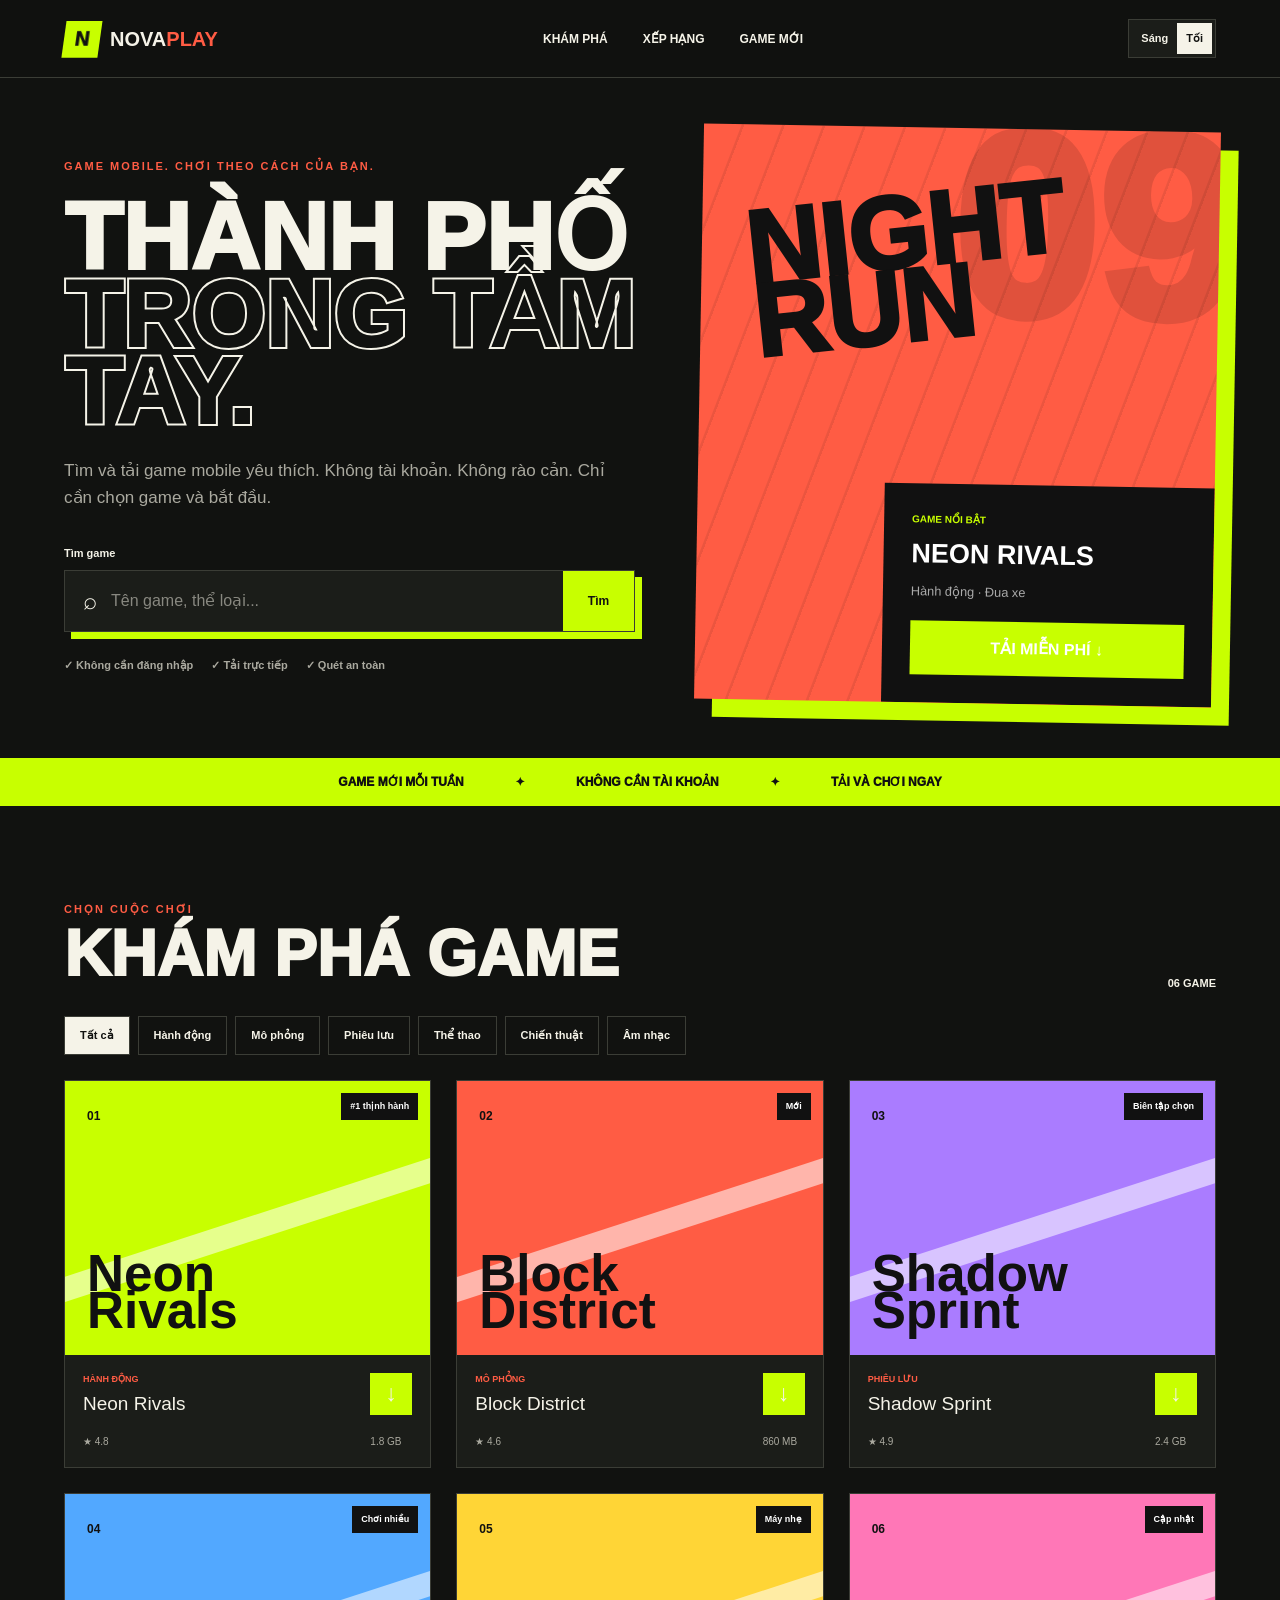
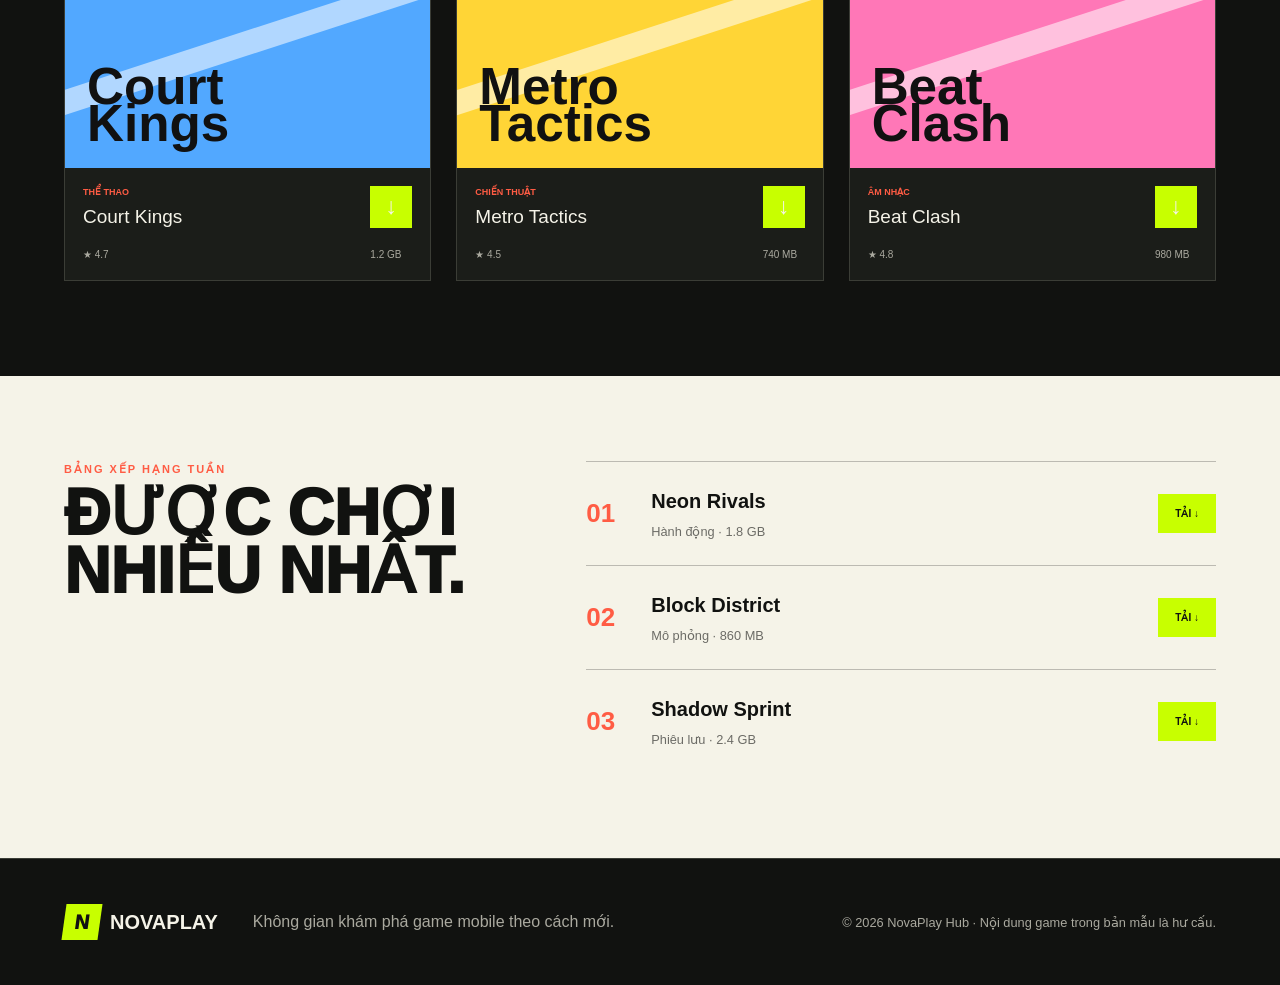
<file: index.html>
<!doctype html>
<html lang="vi">
  <head>
    <meta charset="UTF-8" />
    <meta name="viewport" content="width=device-width, initial-scale=1.0" />
    <meta name="description" content="NovaPlay Hub - kho game mobile phong cach urban, khong can dang nhap." />
    <meta name="theme-color" content="#111210" />
    <title>NovaPlay Hub | Game mobile khong gioi han</title>
    <link rel="stylesheet" href="./app.css" />
  </head>
  <body>
    <div id="root"></div>
    <script src="./app.js"></script>
  </body>
</html>
</file>
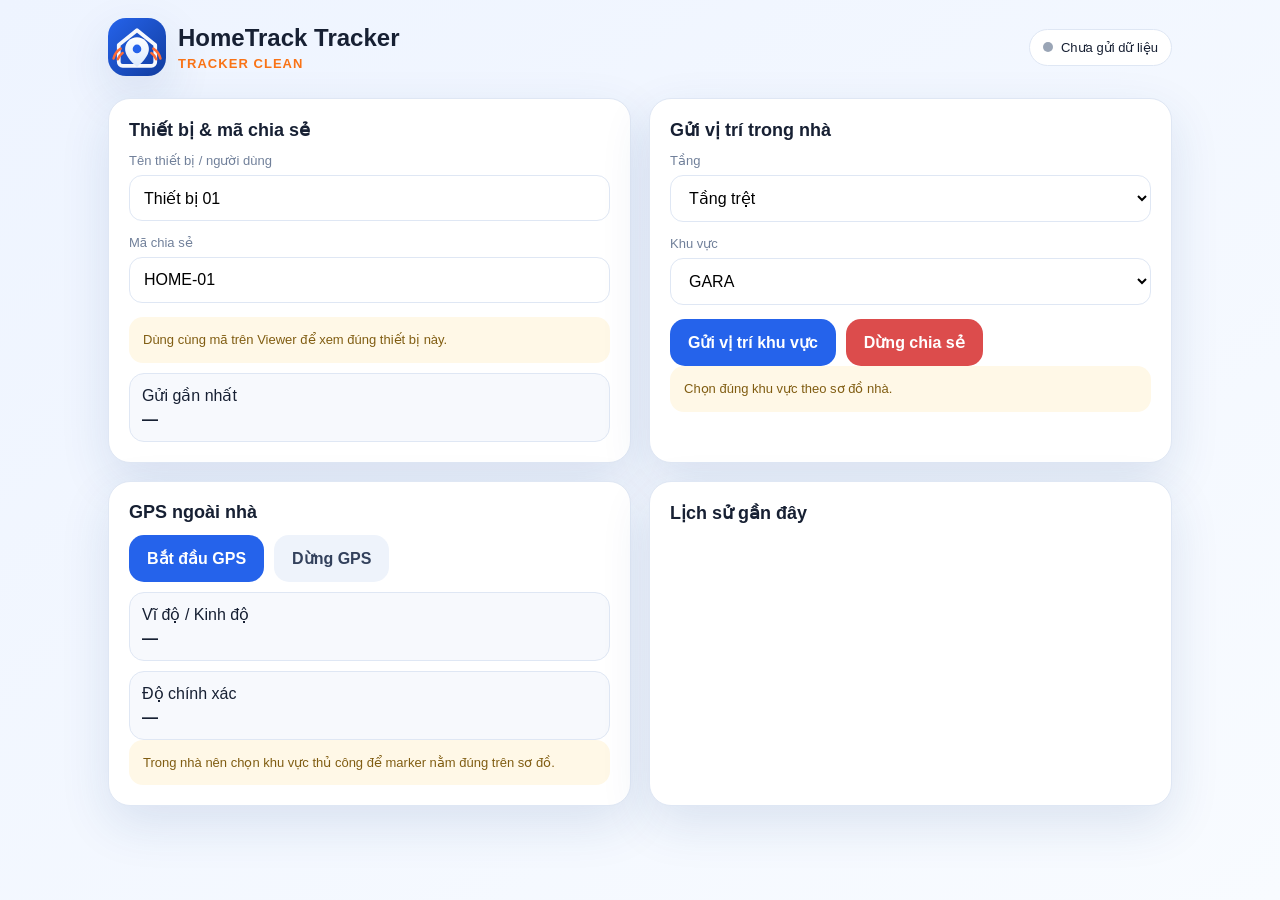
<file: hometrack-tracker-clean/index.html>
<!doctype html><html lang="vi"><head><meta charset="utf-8"><meta name="viewport" content="width=device-width,initial-scale=1,viewport-fit=cover"><meta name="theme-color" content="#2563eb"><title>HomeTrack Tracker Clean</title><style>:root{--bg:#eef4ff;--card:#fff;--text:#172033;--muted:#71809a;--line:#dfe7f4;--blue:#2563eb;--green:#13a66a;--orange:#f59e0b;--red:#dc4c4c;--shadow:0 18px 50px rgba(27,67,130,.12)}*{box-sizing:border-box}body{margin:0;font-family:Inter,-apple-system,BlinkMacSystemFont,"Segoe UI",sans-serif;background:linear-gradient(145deg,#eef4ff,#f8fbff);color:var(--text);min-height:100vh}.shell{width:min(1100px,100%);margin:auto;padding:18px}.top{display:flex;justify-content:space-between;gap:16px;align-items:center;margin-bottom:22px;flex-wrap:wrap}.brand{display:flex;align-items:center;gap:12px}.brand img{width:58px;height:58px;border-radius:18px;box-shadow:var(--shadow)}h1{font-size:24px;margin:0}.sub{color:#f97316;margin-top:4px;font-size:13px;font-weight:800;letter-spacing:.08em}.status{display:flex;align-items:center;gap:8px;background:#fff;border:1px solid var(--line);padding:10px 13px;border-radius:999px;font-size:13px}.dot{width:10px;height:10px;border-radius:50%;background:#9aa5b6}.dot.on{background:var(--green);box-shadow:0 0 0 5px rgba(19,166,106,.12)}.grid{display:grid;grid-template-columns:1fr 1fr;gap:18px}.card{background:var(--card);border:1px solid var(--line);border-radius:22px;padding:20px;box-shadow:var(--shadow)}.field{display:grid;gap:7px;margin-bottom:14px}.field label{font-size:13px;color:var(--muted)}.field input,.field select{width:100%;padding:13px 14px;border:1px solid var(--line);border-radius:13px;background:#fff;font:inherit}button{font:inherit;border:0;border-radius:15px;padding:14px 18px;font-weight:800;cursor:pointer}.primary{background:var(--blue);color:#fff}.secondary{background:#eef3fb;color:#33415c}.danger{background:var(--red);color:#fff}.section-title{margin:0 0 12px;font-size:18px}.notice{padding:13px 14px;border-radius:14px;background:#fff8e7;color:#805d12;font-size:13px;line-height:1.5}.ok{background:#eefbf6;color:#14734f}.err{background:#fff0f0;color:#a33838}.history{margin-top:14px;display:grid;gap:8px;max-height:270px;overflow:auto}.row{display:flex;justify-content:space-between;gap:12px;padding:11px 12px;border-radius:12px;background:#f7f9fd;font-size:13px}.row small{color:var(--muted)}.actions{display:flex;gap:10px;flex-wrap:wrap}.metric{background:#f7f9fd;border:1px solid var(--line);border-radius:15px;padding:12px;margin-top:10px}.metric b{display:block;margin-top:6px}@media(max-width:860px){.grid{grid-template-columns:1fr}}@media(max-width:520px){.shell{padding:12px}.card{padding:15px}.actions{flex-direction:column}}</style></head><body><div class="shell"><header class="top"><div class="brand"><img src="../hometrack-tracker/icon.svg"><div><h1>HomeTrack Tracker</h1><div class="sub">TRACKER CLEAN</div></div></div><div class="status"><i id="dot" class="dot"></i><span id="statusText">Chưa gửi dữ liệu</span></div></header><main class="grid"><section class="card"><h2 class="section-title">Thiết bị & mã chia sẻ</h2><div class="field"><label>Tên thiết bị / người dùng</label><input id="deviceName" value="Thiết bị 01" maxlength="40"></div><div class="field"><label>Mã chia sẻ</label><input id="shareCode" value="HOME-01" maxlength="30"></div><div class="notice">Dùng cùng mã trên Viewer để xem đúng thiết bị này.</div><div class="metric"><span>Gửi gần nhất</span><b id="lastSend">—</b></div></section><section class="card"><h2 class="section-title">Gửi vị trí trong nhà</h2><div class="field"><label>Tầng</label><select id="floorSelect"><option value="ground">Tầng trệt</option><option value="upper">Tầng 1</option></select></div><div class="field"><label>Khu vực</label><select id="zoneSelect"></select></div><div class="actions"><button class="primary" id="sendIndoorBtn">Gửi vị trí khu vực</button><button class="danger" id="stopIndoorBtn">Dừng chia sẻ</button></div><div id="indoorStatus" class="notice">Chọn đúng khu vực theo sơ đồ nhà.</div></section><section class="card"><h2 class="section-title">GPS ngoài nhà</h2><div class="actions"><button class="primary" id="startGpsBtn">Bắt đầu GPS</button><button class="secondary" id="stopGpsBtn">Dừng GPS</button></div><div class="metric"><span>Vĩ độ / Kinh độ</span><b id="gpsInfo">—</b></div><div class="metric"><span>Độ chính xác</span><b id="gpsAccuracy">—</b></div><div class="notice">Trong nhà nên chọn khu vực thủ công để marker nằm đúng trên sơ đồ.</div></section><section class="card"><h2 class="section-title">Lịch sử gần đây</h2><div class="history" id="history"></div></section></main></div><script>const DB='https://hometrack-1608-default-rtdb.asia-southeast1.firebasedatabase.app';const Z={ground:[['GARA','GARA'],['PIANO_TOP','PIANO (trên)'],['TREO_DO','TREO ĐỒ'],['GAM_THANG','GẦM THANG'],['TOILET_G','TOILET'],['DAO_BEP','ĐẢO BẾP'],['TU_LANH','TỦ LẠNH'],['KE_TV','KỆ TV'],['TIVI','TIVI'],['GHE_TRAI','GHẾ (trái)'],['SOFA_DAI','SOFA DÀI'],['GHE_PHAI','GHẾ (phải)'],['PIANO_BOTTOM','PIANO (dưới)'],['BAN_AN','BÀN ĂN']],upper:[['TOILET_LEFT','TOILET (trái)'],['TU_DO_TOP','TỦ ĐỒ (trên)'],['PHONG_NGU_TRAI','PHÒNG NGỦ TRÁI'],['TU_DO_BOTTOM','TỦ ĐỒ (dưới)'],['TU_SACH','TỦ SÁCH'],['SANH','SẢNH TẦNG 1'],['PHONG_NGU_PHAI','PHÒNG NGỦ PHẢI'],['TOILET_RIGHT','TOILET (phải)'],['BAN_THO','BÀN THỜ']]};const $=s=>document.querySelector(s);let watchId=null,history=[];function cleanCode(v){return(v.trim()||'HOME-01').replace(/[^A-Za-z0-9_-]/g,'-').slice(0,30)}function stamp(){return new Date().toLocaleTimeString('vi-VN')}function renderZones(){const f=$('#floorSelect').value;$('#zoneSelect').innerHTML=Z[f].map(v=>`<option value="${v[0]}">${v[1]}</option>`).join('')}async function writePayload(p){const code=cleanCode($('#shareCode').value);$('#shareCode').value=code;p.code=code;p.device=$('#deviceName').value.trim()||'Thiết bị';p.timestamp=Date.now();p.time=stamp();p.active=true;const r=await fetch(`${DB}/trackers/${encodeURIComponent(code)}.json`,{method:'PUT',headers:{'Content-Type':'application/json'},body:JSON.stringify(p)});if(!r.ok)throw Error();$('#lastSend').textContent=p.time;$('#dot').className='dot on';$('#statusText').textContent='Đang gửi dữ liệu';history.unshift(p);history=history.slice(0,12);$('#history').innerHTML=history.map(h=>`<div class="row"><span>${h.time} · ${h.mode==='gps'?'GPS ngoài nhà':h.zone}</span><small>${h.code}</small></div>`).join('')}$('#sendIndoorBtn').onclick=async()=>{try{const floor=$('#floorSelect').value,zoneKey=$('#zoneSelect').value,zone=Z[floor].find(v=>v[0]===zoneKey)[1];await writePayload({mode:'indoor',floor,zoneKey,zone});$('#indoorStatus').className='notice ok';$('#indoorStatus').textContent=`Đã gửi: ${floor==='ground'?'Tầng trệt':'Tầng 1'} · ${zone}`}catch{$('#indoorStatus').className='notice err';$('#indoorStatus').textContent='Không gửi được Firebase.'}};$('#stopIndoorBtn').onclick=async()=>{try{const code=cleanCode($('#shareCode').value);await fetch(`${DB}/trackers/${encodeURIComponent(code)}.json`,{method:'PATCH',headers:{'Content-Type':'application/json'},body:JSON.stringify({active:false,timestamp:Date.now(),time:stamp(),device:$('#deviceName').value.trim()||'Thiết bị',code})});$('#dot').className='dot';$('#statusText').textContent='Đã dừng chia sẻ'}catch{}};function onGps(pos){const c=pos.coords;$('#gpsInfo').textContent=`${c.latitude.toFixed(6)} / ${c.longitude.toFixed(6)}`;$('#gpsAccuracy').textContent=Math.round(c.accuracy)+' m';writePayload({mode:'gps',lat:c.latitude,lng:c.longitude,accuracy:c.accuracy,speed:c.speed||null,zone:'GPS ngoài nhà'}).catch(()=>{})}$('#startGpsBtn').onclick=()=>{if(!navigator.geolocation)return alert('Thiết bị không hỗ trợ GPS web');if(watchId!==null)return;watchId=navigator.geolocation.watchPosition(onGps,()=>{$('#gpsInfo').textContent='Không lấy được GPS'},{enableHighAccuracy:true,maximumAge:0,timeout:12000});$('#dot').className='dot on';$('#statusText').textContent='Đang theo dõi GPS'};$('#stopGpsBtn').onclick=()=>{if(watchId!==null)navigator.geolocation.clearWatch(watchId);watchId=null;$('#dot').className='dot';$('#statusText').textContent='Đã dừng GPS'};$('#deviceName').value=localStorage.getItem('cleanTrackerDevice')||'Thiết bị 01';$('#shareCode').value=localStorage.getItem('cleanTrackerCode')||'HOME-01';$('#deviceName').onchange=e=>localStorage.setItem('cleanTrackerDevice',e.target.value);$('#shareCode').onchange=e=>localStorage.setItem('cleanTrackerCode',e.target.value);$('#floorSelect').onchange=renderZones;renderZones();</script></body></html>
</file>
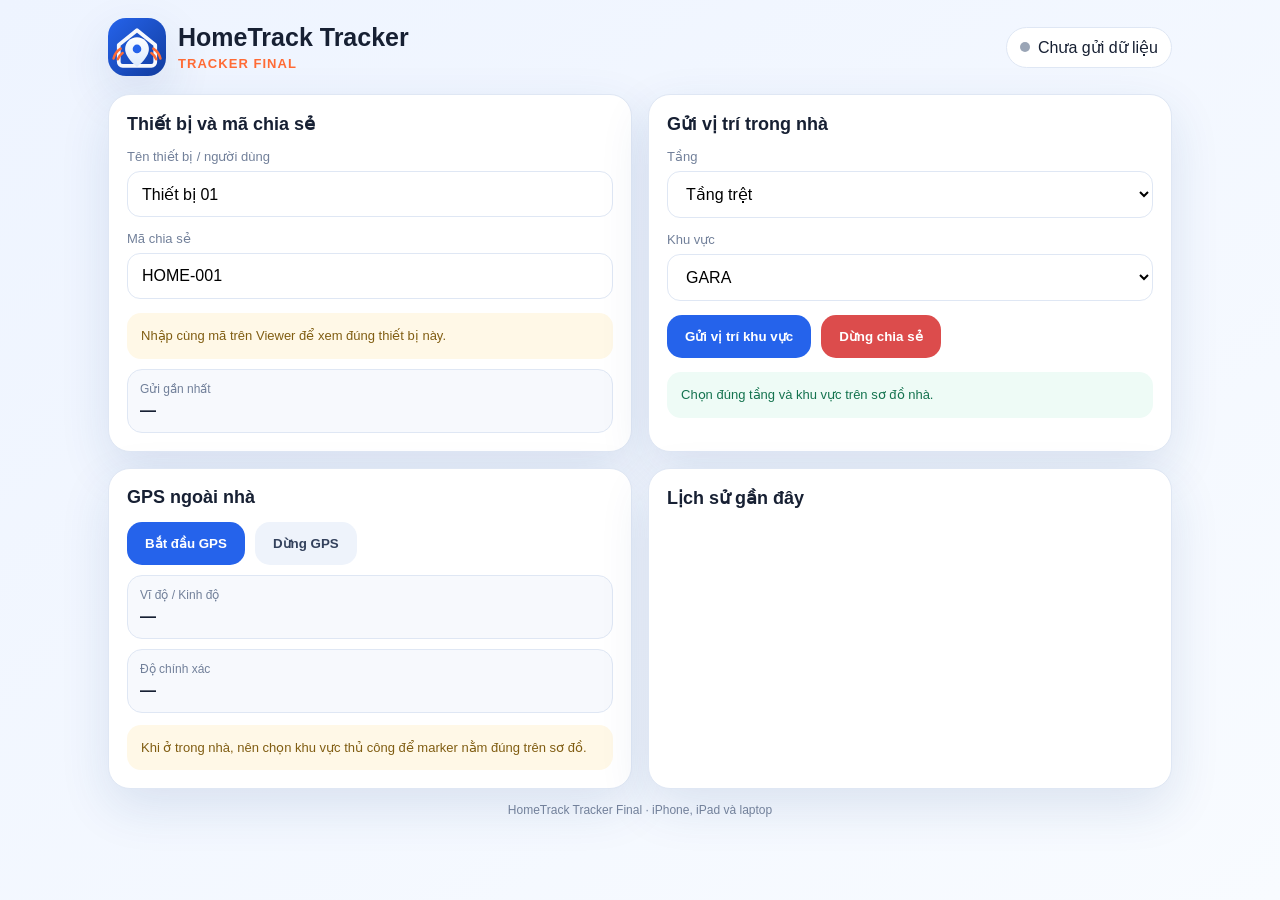
<file: hometrack-tracker-final/index.html>
<!doctype html><html lang="vi"><head><meta charset="utf-8"><meta name="viewport" content="width=device-width,initial-scale=1,viewport-fit=cover"><meta name="theme-color" content="#2563eb"><meta name="apple-mobile-web-app-capable" content="yes"><meta name="apple-mobile-web-app-title" content="HT Tracker"><link rel="manifest" href="manifest.webmanifest"><link rel="icon" href="../hometrack-tracker/icon.svg"><link rel="apple-touch-icon" href="../hometrack-tracker/icon.svg"><title>HomeTrack Tracker</title><style>:root{--bg:#eef4ff;--card:#fff;--text:#172033;--muted:#72809a;--line:#dfe7f4;--blue:#2563eb;--green:#13a66a;--red:#dc4c4c;--orange:#ff6b35;--shadow:0 18px 50px rgba(27,67,130,.12)}*{box-sizing:border-box}body{margin:0;font-family:Inter,-apple-system,BlinkMacSystemFont,"Segoe UI",sans-serif;background:linear-gradient(145deg,#eef4ff,#f8fbff);color:var(--text);min-height:100vh}.shell{width:min(1100px,100%);margin:auto;padding:18px}.top{display:flex;justify-content:space-between;align-items:center;gap:16px;margin-bottom:18px;flex-wrap:wrap}.brand{display:flex;align-items:center;gap:12px}.brand img{width:58px;height:58px;border-radius:18px;box-shadow:var(--shadow)}.brand h1{margin:0;font-size:25px}.sub{color:var(--orange);font-size:13px;font-weight:800;letter-spacing:.08em;margin-top:4px}.status{display:flex;align-items:center;gap:8px;background:#fff;border:1px solid var(--line);padding:10px 13px;border-radius:999px}.dot{width:10px;height:10px;border-radius:50%;background:#9aa5b6}.dot.on{background:var(--green);box-shadow:0 0 0 5px rgba(19,166,106,.12)}.grid{display:grid;grid-template-columns:1fr 1fr;gap:16px}.card{background:#fff;border:1px solid var(--line);border-radius:22px;padding:18px;box-shadow:var(--shadow)}h2{margin:0 0 14px;font-size:18px}.field{display:grid;gap:7px;margin-bottom:14px}.field label{font-size:13px;color:var(--muted)}.field input,.field select{width:100%;padding:13px 14px;border:1px solid var(--line);border-radius:13px;background:#fff;font:inherit}.actions{display:flex;gap:10px;flex-wrap:wrap}.btn{border:0;border-radius:15px;padding:14px 18px;font-weight:800;cursor:pointer}.primary{background:var(--blue);color:#fff}.secondary{background:#eef3fb;color:#33415c}.danger{background:var(--red);color:#fff}.notice{padding:13px 14px;border-radius:14px;background:#fff8e7;color:#805d12;font-size:13px;line-height:1.5}.notice.ok{background:#eefbf6;color:#14734f}.metric{background:#f7f9fd;border:1px solid var(--line);border-radius:15px;padding:12px;margin-top:10px}.metric span{display:block;color:var(--muted);font-size:12px}.metric b{display:block;margin-top:6px}.history{display:grid;gap:8px;max-height:290px;overflow:auto}.history-row{display:flex;justify-content:space-between;gap:12px;padding:11px 12px;border-radius:12px;background:#f7f9fd;font-size:13px}.history-row small{color:var(--muted)}.footer{margin-top:14px;text-align:center;color:var(--muted);font-size:12px}@media(max-width:860px){.grid{grid-template-columns:1fr}}@media(max-width:520px){.shell{padding:12px}.card{padding:15px}.actions{flex-direction:column}.btn{width:100%}.brand img{width:52px;height:52px}}</style></head><body><div class="shell"><header class="top"><div class="brand"><img src="../hometrack-tracker/icon.svg"><div><h1>HomeTrack Tracker</h1><div class="sub">TRACKER FINAL</div></div></div><div class="status"><i id="dot" class="dot"></i><span id="statusText">Chưa gửi dữ liệu</span></div></header><main class="grid"><section class="card"><h2>Thiết bị và mã chia sẻ</h2><div class="field"><label>Tên thiết bị / người dùng</label><input id="deviceName" value="Thiết bị 01" maxlength="40"></div><div class="field"><label>Mã chia sẻ</label><input id="shareCode" value="HOME-001" maxlength="30"></div><div class="notice">Nhập cùng mã trên Viewer để xem đúng thiết bị này.</div><div class="metric"><span>Gửi gần nhất</span><b id="lastSend">—</b></div></section><section class="card"><h2>Gửi vị trí trong nhà</h2><div class="field"><label>Tầng</label><select id="floorSelect"><option value="ground">Tầng trệt</option><option value="upper">Tầng 1</option></select></div><div class="field"><label>Khu vực</label><select id="zoneSelect"></select></div><div class="actions"><button class="btn primary" id="sendIndoorBtn">Gửi vị trí khu vực</button><button class="btn danger" id="stopBtn">Dừng chia sẻ</button></div><div id="indoorStatus" class="notice ok" style="margin-top:14px">Chọn đúng tầng và khu vực trên sơ đồ nhà.</div></section><section class="card"><h2>GPS ngoài nhà</h2><div class="actions"><button class="btn primary" id="startGpsBtn">Bắt đầu GPS</button><button class="btn secondary" id="stopGpsBtn">Dừng GPS</button></div><div class="metric"><span>Vĩ độ / Kinh độ</span><b id="gpsInfo">—</b></div><div class="metric"><span>Độ chính xác</span><b id="gpsAccuracy">—</b></div><div class="notice" style="margin-top:12px">Khi ở trong nhà, nên chọn khu vực thủ công để marker nằm đúng trên sơ đồ.</div></section><section class="card"><h2>Lịch sử gần đây</h2><div id="history" class="history"></div></section></main><div class="footer">HomeTrack Tracker Final · iPhone, iPad và laptop</div></div><script>const DB='https://hometrack-1608-default-rtdb.asia-southeast1.firebasedatabase.app';const Z={ground:[['GARA','GARA'],['PIANO_TOP','PIANO (trên)'],['TREO_DO','TREO ĐỒ'],['GAM_THANG','GẦM THANG'],['TOILET_G','TOILET'],['DAO_BEP','ĐẢO BẾP'],['TU_LANH','TỦ LẠNH'],['KE_TV','KỆ TV'],['TIVI','TIVI'],['GHE_TRAI','GHẾ (trái)'],['SOFA_DAI','SOFA DÀI'],['GHE_PHAI','GHẾ (phải)'],['PIANO_BOTTOM','PIANO (dưới)'],['BAN_AN','BÀN ĂN']],upper:[['TOILET_LEFT','TOILET (trái)'],['TU_DO_TOP','TỦ ĐỒ (trên)'],['PHONG_NGU_TRAI','PHÒNG NGỦ TRÁI'],['TU_DO_BOTTOM','TỦ ĐỒ (dưới)'],['TU_SACH','TỦ SÁCH'],['SANH','SẢNH TẦNG 1'],['PHONG_NGU_PHAI','PHÒNG NGỦ PHẢI'],['TOILET_RIGHT','TOILET (phải)'],['BAN_THO','BÀN THỜ']]};const $=s=>document.querySelector(s);let watchId=null,history=[];function safe(v){return(v.trim()||'HOME-001').replace(/[^A-Za-z0-9_-]/g,'-').slice(0,30)}function stamp(){return new Date().toLocaleTimeString('vi-VN')}function renderZones(){const f=$('#floorSelect').value;$('#zoneSelect').innerHTML=Z[f].map(z=>`<option value="${z[0]}">${z[1]}</option>`).join('')}function addHistory(p){history.unshift(p);history=history.slice(0,12);$('#history').innerHTML=history.map(h=>`<div class="history-row"><span>${h.time} · ${h.mode==='gps'?'GPS ngoài nhà':h.zone}</span><small>${h.code}</small></div>`).join('')}async function write(p){const code=safe($('#shareCode').value);$('#shareCode').value=code;p.code=code;p.device=$('#deviceName').value.trim()||'Thiết bị';p.timestamp=Date.now();p.time=stamp();p.active=true;const r=await fetch(`${DB}/trackers/${encodeURIComponent(code)}.json`,{method:'PUT',headers:{'Content-Type':'application/json'},body:JSON.stringify(p)});if(!r.ok)throw Error();$('#lastSend').textContent=p.time;$('#dot').className='dot on';$('#statusText').textContent='Đang gửi dữ liệu';addHistory(p)}$('#sendIndoorBtn').onclick=async()=>{try{const floor=$('#floorSelect').value,zoneKey=$('#zoneSelect').value,zone=Z[floor].find(z=>z[0]===zoneKey)[1];await write({mode:'indoor',floor,zoneKey,zone});$('#indoorStatus').className='notice ok';$('#indoorStatus').textContent=`Đã gửi: ${floor==='ground'?'Tầng trệt':'Tầng 1'} · ${zone}`}catch{$('#indoorStatus').className='notice';$('#indoorStatus').textContent='Không gửi được Firebase. Kiểm tra Internet hoặc Database Rules.'}};$('#stopBtn').onclick=async()=>{try{const code=safe($('#shareCode').value);await fetch(`${DB}/trackers/${encodeURIComponent(code)}.json`,{method:'PATCH',headers:{'Content-Type':'application/json'},body:JSON.stringify({active:false,timestamp:Date.now(),time:stamp(),device:$('#deviceName').value.trim()||'Thiết bị',code})});$('#dot').className='dot';$('#statusText').textContent='Đã dừng chia sẻ';$('#indoorStatus').className='notice';$('#indoorStatus').textContent='Đã dừng chia sẻ vị trí.'}catch{$('#indoorStatus').textContent='Không dừng được chia sẻ.'}};function gps(pos){const c=pos.coords;$('#gpsInfo').textContent=`${c.latitude.toFixed(6)} / ${c.longitude.toFixed(6)}`;$('#gpsAccuracy').textContent=Math.round(c.accuracy)+' m';write({mode:'gps',lat:c.latitude,lng:c.longitude,accuracy:c.accuracy,speed:c.speed||null,zone:'GPS ngoài nhà'}).catch(()=>{})}$('#startGpsBtn').onclick=()=>{if(!navigator.geolocation)return alert('Thiết bị không hỗ trợ GPS web');if(watchId!==null)return;watchId=navigator.geolocation.watchPosition(gps,()=>{$('#gpsInfo').textContent='Không lấy được GPS'},{enableHighAccuracy:true,maximumAge:0,timeout:12000});$('#dot').className='dot on';$('#statusText').textContent='Đang theo dõi GPS'};$('#stopGpsBtn').onclick=()=>{if(watchId!==null)navigator.geolocation.clearWatch(watchId);watchId=null;$('#dot').className='dot';$('#statusText').textContent='Đã dừng GPS'};$('#deviceName').value=localStorage.getItem('htTrackerFinalDevice')||'Thiết bị 01';$('#shareCode').value=localStorage.getItem('htTrackerFinalCode')||'HOME-001';$('#deviceName').onchange=e=>localStorage.setItem('htTrackerFinalDevice',e.target.value);$('#shareCode').onchange=e=>localStorage.setItem('htTrackerFinalCode',e.target.value);$('#floorSelect').onchange=renderZones;renderZones();if('serviceWorker'in navigator)addEventListener('load',()=>navigator.serviceWorker.register('sw.js'));</script></body></html>
</file>
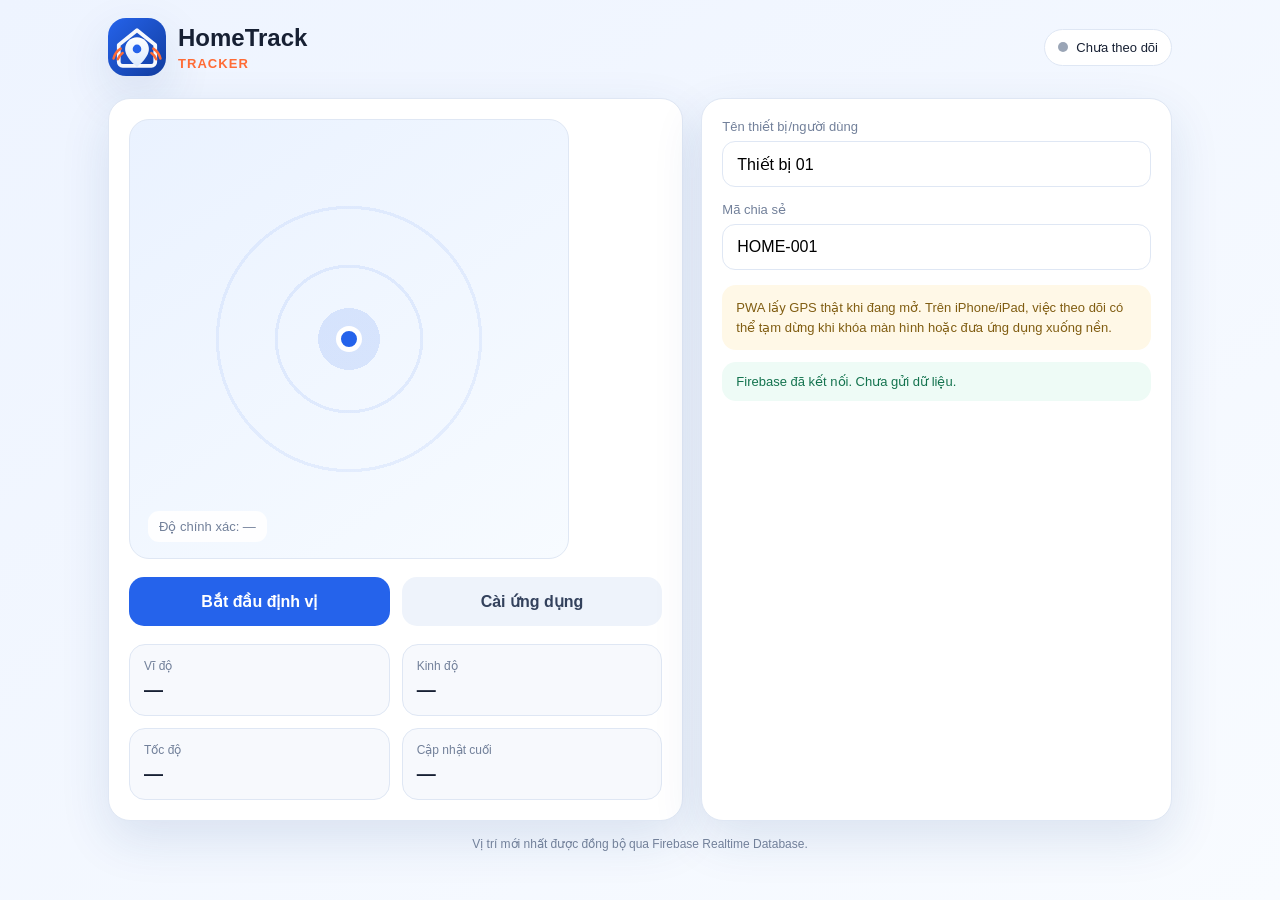
<file: hometrack-tracker/index.html>
<!doctype html><html lang="vi"><head><meta charset="utf-8"><meta name="viewport" content="width=device-width,initial-scale=1,viewport-fit=cover"><meta name="theme-color" content="#2563eb"><meta name="apple-mobile-web-app-capable" content="yes"><meta name="apple-mobile-web-app-status-bar-style" content="default"><meta name="apple-mobile-web-app-title" content="HT Tracker"><link rel="manifest" href="./manifest.webmanifest"><link rel="icon" href="./icon.svg"><link rel="apple-touch-icon" href="./icon.svg"><title>HomeTrack Tracker</title><style>:root{--bg:#eef4ff;--card:#fff;--text:#172033;--muted:#72809a;--line:#dfe7f4;--blue:#2563eb;--green:#13a66a;--red:#dc4c4c;--orange:#ff6b35;--shadow:0 18px 50px rgba(27,67,130,.12)}*{box-sizing:border-box}body{margin:0;font-family:Inter,-apple-system,BlinkMacSystemFont,"Segoe UI",sans-serif;background:linear-gradient(145deg,#eef4ff,#f8fbff);color:var(--text);min-height:100vh}.shell{width:min(1100px,100%);margin:auto;padding:max(18px,env(safe-area-inset-top)) 18px max(28px,env(safe-area-inset-bottom))}.top{display:flex;justify-content:space-between;gap:16px;align-items:center;margin-bottom:22px}.brand{display:flex;align-items:center;gap:12px}.logo{width:58px;height:58px;border-radius:18px;overflow:hidden;box-shadow:var(--shadow);flex:none}.logo img{display:block;width:100%;height:100%}h1{font-size:24px;margin:0}.sub{color:var(--orange);margin-top:4px;font-size:13px;font-weight:800;letter-spacing:.08em}.status{display:flex;align-items:center;gap:8px;background:#fff;border:1px solid var(--line);padding:10px 13px;border-radius:999px;font-size:13px}.dot{width:10px;height:10px;border-radius:50%;background:#9aa5b6}.dot.on{background:var(--green);box-shadow:0 0 0 5px rgba(19,166,106,.12)}.grid{display:grid;grid-template-columns:1.1fr .9fr;gap:18px}.card{background:var(--card);border:1px solid var(--line);border-radius:22px;padding:20px;box-shadow:var(--shadow)}.hero{display:grid;gap:18px}.radar{aspect-ratio:1/1;max-height:440px;border-radius:20px;position:relative;overflow:hidden;background:radial-gradient(circle at center,rgba(37,99,235,.13) 0 10%,transparent 10% 23%,rgba(37,99,235,.09) 23% 24%,transparent 24% 42%,rgba(37,99,235,.08) 42% 43%,transparent 43%),linear-gradient(145deg,#eaf2ff,#f7fbff);border:1px solid var(--line)}.pulse{position:absolute;left:50%;top:50%;width:26px;height:26px;border-radius:50%;background:var(--blue);border:5px solid #fff;transform:translate(-50%,-50%);box-shadow:0 0 0 0 rgba(37,99,235,.35)}.tracking .pulse{animation:pulse 1.6s infinite}@keyframes pulse{70%{box-shadow:0 0 0 42px rgba(37,99,235,0)}}.radar span{position:absolute;left:18px;bottom:16px;background:rgba(255,255,255,.9);padding:8px 11px;border-radius:11px;font-size:13px;color:var(--muted)}.controls{display:grid;grid-template-columns:1fr 1fr;gap:12px}button,input{font:inherit}.primary,.secondary{border:0;border-radius:15px;padding:15px 18px;font-weight:800;cursor:pointer}.primary{background:var(--blue);color:#fff}.primary.stop{background:var(--red)}.secondary{background:#eef3fb;color:#33415c}.info{display:grid;grid-template-columns:repeat(2,1fr);gap:12px}.metric{background:#f7f9fd;border:1px solid var(--line);border-radius:16px;padding:14px}.metric span{color:var(--muted);font-size:12px;display:block}.metric strong{font-size:19px;display:block;margin-top:6px}.field{display:grid;gap:7px;margin-bottom:15px}.field label{font-size:13px;color:var(--muted)}.field input{width:100%;padding:13px 14px;border:1px solid var(--line);border-radius:13px;background:#fff}.notice{padding:13px 14px;border-radius:14px;background:#fff8e7;color:#805d12;font-size:13px;line-height:1.5}.cloud{margin-top:12px;padding:12px 14px;border-radius:14px;background:#eefbf6;color:#14734f;font-size:13px}.cloud.err{background:#fff0f0;color:#a33838}.history{margin-top:16px;display:grid;gap:9px;max-height:260px;overflow:auto}.row{display:flex;justify-content:space-between;gap:12px;padding:11px 12px;border-radius:12px;background:#f7f9fd;font-size:13px}.row small{color:var(--muted)}.footer{margin-top:16px;text-align:center;color:var(--muted);font-size:12px}@media(max-width:820px){.grid{grid-template-columns:1fr}.radar{max-height:360px}.top{align-items:flex-start}.status{white-space:nowrap}}@media(max-width:520px){.shell{padding-left:12px;padding-right:12px}.top{flex-direction:column}.status{align-self:stretch;justify-content:center}.card{padding:15px;border-radius:18px}.controls{grid-template-columns:1fr}.info{grid-template-columns:1fr 1fr}h1{font-size:21px}.radar{max-height:none}.metric strong{font-size:16px}.logo{width:52px;height:52px}}</style></head><body><div class="shell"><header class="top"><div class="brand"><div class="logo"><img src="./icon.svg" alt="HomeTrack Tracker"></div><div><h1>HomeTrack</h1><div class="sub">TRACKER</div></div></div><div class="status"><i id="dot" class="dot"></i><span id="statusText">Chưa theo dõi</span></div></header><main class="grid"><section class="card hero" id="hero"><div class="radar"><div class="pulse"></div><span id="accuracyText">Độ chính xác: —</span></div><div class="controls"><button id="toggleBtn" class="primary">Bắt đầu định vị</button><button id="installBtn" class="secondary">Cài ứng dụng</button></div><div class="info"><div class="metric"><span>Vĩ độ</span><strong id="lat">—</strong></div><div class="metric"><span>Kinh độ</span><strong id="lng">—</strong></div><div class="metric"><span>Tốc độ</span><strong id="speed">—</strong></div><div class="metric"><span>Cập nhật cuối</span><strong id="updated">—</strong></div></div></section><aside class="card"><div class="field"><label for="deviceName">Tên thiết bị/người dùng</label><input id="deviceName" value="Thiết bị 01" maxlength="40"></div><div class="field"><label for="shareCode">Mã chia sẻ</label><input id="shareCode" value="HOME-001" maxlength="30"></div><div class="notice">PWA lấy GPS thật khi đang mở. Trên iPhone/iPad, việc theo dõi có thể tạm dừng khi khóa màn hình hoặc đưa ứng dụng xuống nền.</div><div id="cloudStatus" class="cloud">Firebase đã kết nối. Chưa gửi dữ liệu.</div><div class="history" id="history"></div></aside></main><div class="footer">Vị trí mới nhất được đồng bộ qua Firebase Realtime Database.</div></div><script>const DB='https://hometrack-1608-default-rtdb.asia-southeast1.firebasedatabase.app';const $=s=>document.querySelector(s);let watchId=null,installPrompt=null,history=[],lastCloudWrite=0;const fmt=n=>Number.isFinite(n)?n.toFixed(6):'—';const safeCode=()=>($('#shareCode').value.trim()||'HOME-001').replace(/[^A-Za-z0-9_-]/g,'-').slice(0,30);function addHistory(p){history.unshift(p);history=history.slice(0,12);$('#history').innerHTML=history.map(x=>`<div class="row"><span>${x.time}</span><small>${Math.round(x.accuracy||0)} m</small></div>`).join('')}async function sendCloud(p){try{const r=await fetch(`${DB}/trackers/${encodeURIComponent(p.code)}.json`,{method:'PUT',headers:{'Content-Type':'application/json'},body:JSON.stringify(p)});if(!r.ok)throw new Error('HTTP '+r.status);$('#cloudStatus').className='cloud';$('#cloudStatus').textContent='Đã đồng bộ lên Viewer lúc '+p.time}catch(e){$('#cloudStatus').className='cloud err';$('#cloudStatus').textContent='Không gửi được Firebase. Kiểm tra Database Rules hoặc Internet.'}}function onPosition(pos){const c=pos.coords,p={device:$('#deviceName').value.trim()||'Thiết bị',code:safeCode(),lat:c.latitude,lng:c.longitude,accuracy:c.accuracy,speed:Number.isFinite(c.speed)?c.speed:null,heading:Number.isFinite(c.heading)?c.heading:null,timestamp:Date.now(),time:new Date().toLocaleTimeString('vi-VN'),active:true};$('#lat').textContent=fmt(p.lat);$('#lng').textContent=fmt(p.lng);$('#speed').textContent=Number.isFinite(p.speed)?(p.speed*3.6).toFixed(1)+' km/h':'—';$('#updated').textContent=p.time;$('#accuracyText').textContent='Độ chính xác: '+Math.round(p.accuracy)+' m';localStorage.setItem('hometrackLiveLocation',JSON.stringify(p));addHistory(p);if(Date.now()-lastCloudWrite>=900){lastCloudWrite=Date.now();sendCloud(p)}}function onError(e){$('#statusText').textContent=e.code===1?'Chưa cấp quyền vị trí':'Không lấy được vị trí'}function start(){if(!navigator.geolocation)return alert('Thiết bị không hỗ trợ định vị web');watchId=navigator.geolocation.watchPosition(onPosition,onError,{enableHighAccuracy:true,maximumAge:0,timeout:12000});$('#hero').classList.add('tracking');$('#dot').classList.add('on');$('#statusText').textContent='Đang theo dõi';$('#toggleBtn').textContent='Dừng định vị';$('#toggleBtn').classList.add('stop');$('#deviceName').disabled=true;$('#shareCode').disabled=true}async function stop(){if(watchId!==null)navigator.geolocation.clearWatch(watchId);watchId=null;$('#hero').classList.remove('tracking');$('#dot').classList.remove('on');$('#statusText').textContent='Đã dừng';$('#toggleBtn').textContent='Bắt đầu định vị';$('#toggleBtn').classList.remove('stop');$('#deviceName').disabled=false;$('#shareCode').disabled=false;try{await fetch(`${DB}/trackers/${encodeURIComponent(safeCode())}.json`,{method:'PATCH',headers:{'Content-Type':'application/json'},body:JSON.stringify({active:false,timestamp:Date.now(),time:new Date().toLocaleTimeString('vi-VN')})})}catch{}}$('#toggleBtn').onclick=()=>watchId===null?start():stop();$('#deviceName').onchange=e=>localStorage.setItem('trackerDeviceName',e.target.value);$('#shareCode').onchange=e=>localStorage.setItem('trackerShareCode',e.target.value);$('#deviceName').value=localStorage.getItem('trackerDeviceName')||'Thiết bị 01';$('#shareCode').value=localStorage.getItem('trackerShareCode')||'HOME-001';addEventListener('beforeinstallprompt',e=>{e.preventDefault();installPrompt=e});$('#installBtn').onclick=async()=>{if(installPrompt){installPrompt.prompt();await installPrompt.userChoice;installPrompt=null}else alert('Trên iPhone/iPad: Safari → Chia sẻ → Thêm vào Màn hình chính')};if('serviceWorker'in navigator)addEventListener('load',()=>navigator.serviceWorker.register('./sw.js'));</script></body></html>
</file>
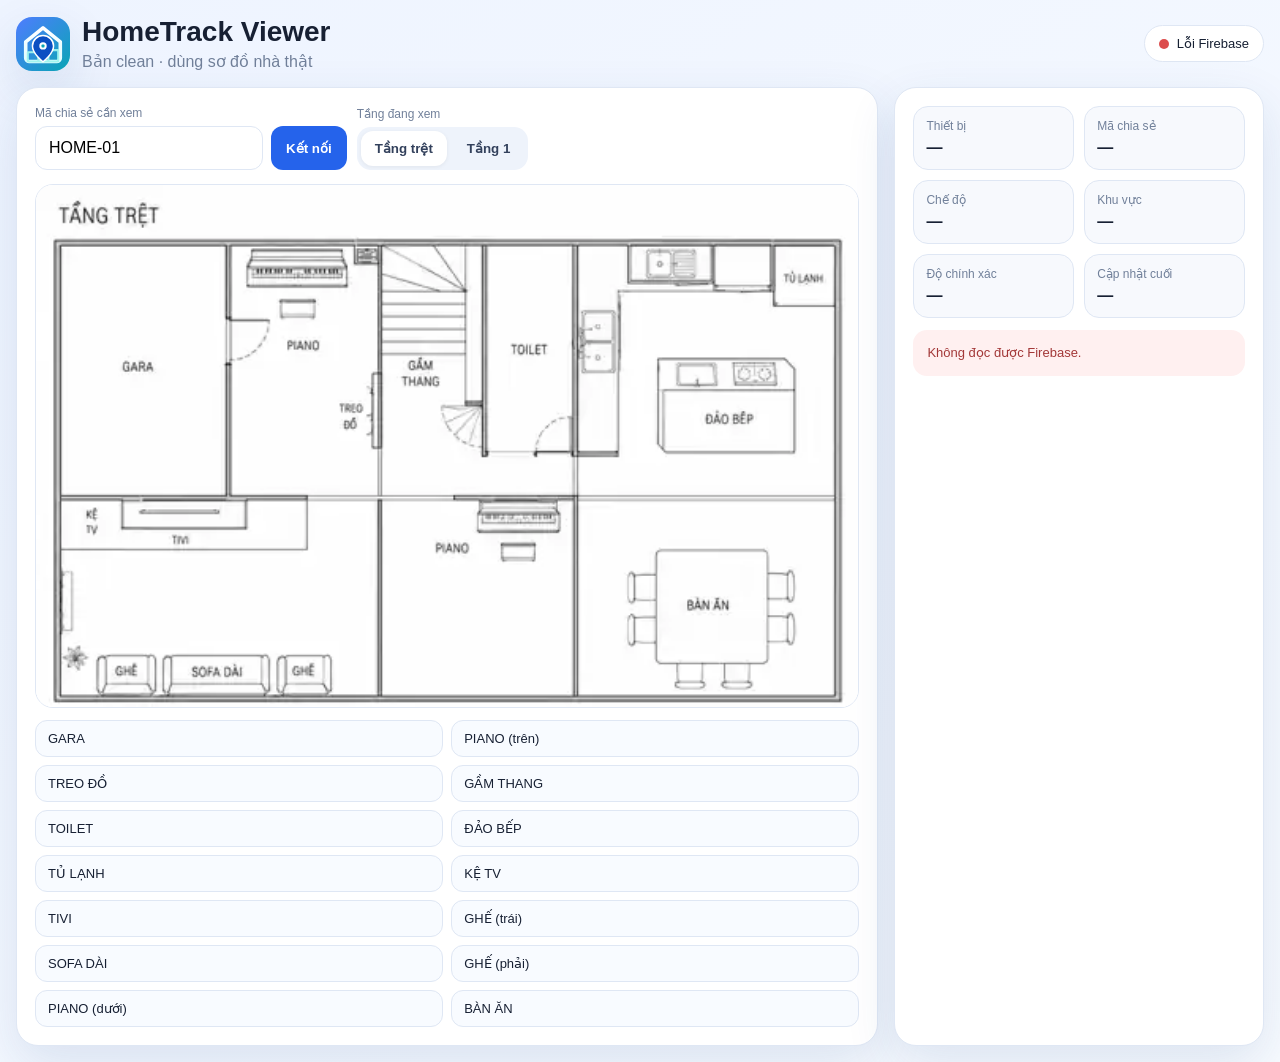
<file: hometrack-viewer-clean/index.html>
<!doctype html><html lang="vi"><head><meta charset="utf-8"><meta name="viewport" content="width=device-width,initial-scale=1,viewport-fit=cover"><meta name="theme-color" content="#2563eb"><title>HomeTrack Viewer Clean</title><style>:root{--bg:#eef4ff;--card:#fff;--text:#172033;--muted:#71809a;--line:#dfe7f4;--blue:#2563eb;--green:#13a66a;--orange:#f59e0b;--red:#dc4c4c;--shadow:0 18px 50px rgba(27,67,130,.12)}*{box-sizing:border-box}body{margin:0;font-family:Inter,-apple-system,BlinkMacSystemFont,"Segoe UI",sans-serif;background:linear-gradient(145deg,#eef4ff,#f8fbff);color:var(--text);min-height:100vh}.shell{width:min(1360px,100%);margin:auto;padding:16px}.top{display:flex;justify-content:space-between;align-items:center;gap:16px;flex-wrap:wrap;margin-bottom:16px}.brand{display:flex;align-items:center;gap:12px}.brand img{width:54px;height:54px;border-radius:16px;box-shadow:var(--shadow)}h1{margin:0;font-size:28px}.sub{margin-top:4px;color:var(--muted)}.status{display:flex;align-items:center;gap:8px;padding:10px 14px;background:#fff;border:1px solid var(--line);border-radius:999px;font-size:13px}.dot{width:10px;height:10px;border-radius:50%;background:#94a3b8}.dot.on{background:var(--green);box-shadow:0 0 0 5px rgba(19,166,106,.12)}.dot.warn{background:var(--orange)}.dot.err{background:var(--red)}.grid{display:grid;grid-template-columns:1.4fr .6fr;gap:16px}.card{background:var(--card);border:1px solid var(--line);border-radius:22px;box-shadow:var(--shadow);padding:18px}.toolbar{display:flex;gap:10px;flex-wrap:wrap;align-items:end;margin-bottom:14px}.field{display:grid;gap:6px}.field label{font-size:12px;color:var(--muted)}.field input{padding:12px 13px;border:1px solid var(--line);border-radius:12px;background:#fff;font:inherit}.field-row{display:flex;gap:8px}.seg{display:flex;gap:6px;background:#eef3fb;padding:4px;border-radius:14px}.seg button{padding:10px 14px;background:transparent;color:#33415c;border:0;border-radius:12px;font-weight:800;cursor:pointer}.seg button.active{background:#fff;box-shadow:0 1px 4px rgba(0,0,0,.06)}.cta{border:0;border-radius:12px;padding:12px 15px;background:var(--blue);color:#fff;font-weight:800;cursor:pointer}.map-stage{position:relative;border:1px solid var(--line);border-radius:18px;overflow:hidden;background:#fafcff}.map-stage img{display:block;width:100%;height:auto}.marker{position:absolute;transform:translate(-50%,-100%);display:none;z-index:5}.marker.show{display:block}.pin{width:34px;height:34px;border-radius:50% 50% 50% 0;background:var(--blue);transform:rotate(-45deg);display:grid;place-items:center;box-shadow:0 10px 24px rgba(37,99,235,.25)}.pin:after{content:"";width:12px;height:12px;background:#fff;border-radius:50%}.marker-label{margin-top:6px;background:rgba(255,255,255,.96);padding:6px 9px;border-radius:10px;border:1px solid var(--line);font-size:12px;white-space:nowrap;transform:translateX(-18%)}.zone-list{display:grid;grid-template-columns:repeat(2,minmax(0,1fr));gap:8px;margin-top:12px}.zone-chip{padding:10px 12px;border:1px solid var(--line);border-radius:12px;background:#f8fbff;font-size:13px}.zone-chip.active{border-color:#93c5fd;background:#eff6ff}.metrics{display:grid;grid-template-columns:1fr 1fr;gap:10px}.metric{background:#f7f9fd;border:1px solid var(--line);border-radius:15px;padding:12px}.metric span{display:block;color:var(--muted);font-size:12px}.metric strong{display:block;margin-top:6px;font-size:16px;word-break:break-word}.notice{margin-top:12px;padding:13px 14px;border-radius:14px;background:#eefbf6;color:#14734f;font-size:13px;line-height:1.5}.notice.warn{background:#fff8e7;color:#805d12}.notice.err{background:#fff0f0;color:#a33838}@media(max-width:1000px){.grid{grid-template-columns:1fr}}@media(max-width:520px){.zone-list{grid-template-columns:1fr}.shell{padding:12px}}</style></head><body><div class="shell"><header class="top"><div class="brand"><img src="../hometrack/icon.svg"><div><h1>HomeTrack Viewer</h1><div class="sub">Bản clean · dùng sơ đồ nhà thật</div></div></div><div class="status"><i id="dot" class="dot"></i><span id="statusText">Chưa có dữ liệu</span></div></header><main class="grid"><section class="card"><div class="toolbar"><div class="field"><label>Mã chia sẻ cần xem</label><div class="field-row"><input id="shareCode" value="HOME-01" maxlength="30"><button class="cta" id="connectBtn">Kết nối</button></div></div><div class="field"><label>Tầng đang xem</label><div class="seg" id="floorSeg"><button data-floor="ground" class="active">Tầng trệt</button><button data-floor="upper">Tầng 1</button></div></div></div><div class="map-stage"><img id="floorImg" alt="Sơ đồ nhà"><div id="marker" class="marker"><div class="pin"></div><div id="markerLabel" class="marker-label">—</div></div></div><div id="zoneList" class="zone-list"></div></section><aside class="card"><div class="metrics"><div class="metric"><span>Thiết bị</span><strong id="device">—</strong></div><div class="metric"><span>Mã chia sẻ</span><strong id="code">—</strong></div><div class="metric"><span>Chế độ</span><strong id="mode">—</strong></div><div class="metric"><span>Khu vực</span><strong id="zone">—</strong></div><div class="metric"><span>Độ chính xác</span><strong id="accuracy">—</strong></div><div class="metric"><span>Cập nhật cuối</span><strong id="updated">—</strong></div></div><div id="cloudStatus" class="notice warn">Đang chờ dữ liệu từ Firebase.</div></aside></main></div><script>const DB='https://hometrack-1608-default-rtdb.asia-southeast1.firebasedatabase.app';const IMAGES={ground:'../hometrack/assets/floor_ground.svg?clean=20260808a',upper:'../hometrack/assets/floor_upper.svg?clean=20260808a'};const Z={ground:[['GARA','GARA',12,33],['PIANO_TOP','PIANO (trên)',31,24],['TREO_DO','TREO ĐỒ',38,42],['GAM_THANG','GẦM THANG',49,29],['TOILET_G','TOILET',60,28],['DAO_BEP','ĐẢO BẾP',84,35],['TU_LANH','TỦ LẠNH',95,14],['KE_TV','KỆ TV',4,66],['TIVI','TIVI',16,69],['GHE_TRAI','GHẾ (trái)',9,90],['SOFA_DAI','SOFA DÀI',20,90],['GHE_PHAI','GHẾ (phải)',30,90],['PIANO_BOTTOM','PIANO (dưới)',52,72],['BAN_AN','BÀN ĂN',86,78]],upper:[['TOILET_LEFT','TOILET (trái)',10,22],['TU_DO_TOP','TỦ ĐỒ (trên)',29,11],['PHONG_NGU_TRAI','PHÒNG NGỦ TRÁI',23,76],['TU_DO_BOTTOM','TỦ ĐỒ (dưới)',29,59],['TU_SACH','TỦ SÁCH',44,70],['SANH','SẢNH TẦNG 1',56,70],['PHONG_NGU_PHAI','PHÒNG NGỦ PHẢI',81,22],['TOILET_RIGHT','TOILET (phải)',68,81],['BAN_THO','BÀN THỜ',94,79]]};const $=s=>document.querySelector(s),$$=s=>[...document.querySelectorAll(s)];let code=localStorage.getItem('cleanViewerCode')||'HOME-01',floor='ground',last=null,busy=false;$('#shareCode').value=code;function setFloor(f){floor=f;$$('#floorSeg button').forEach(b=>b.classList.toggle('active',b.dataset.floor===f));$('#floorImg').src=IMAGES[f];renderZones();renderMarker()}function renderZones(){const active=last&&last.floor===floor?last.zoneKey:'';$('#zoneList').innerHTML=(Z[floor]||[]).map(z=>`<div class="zone-chip ${active===z[0]?'active':''}">${z[1]}</div>`).join('')}function renderMarker(){const m=$('#marker');if(!last||last.mode!=='indoor'){m.classList.remove('show');return}const z=(Z[last.floor]||[]).find(v=>v[0]===last.zoneKey);if(!z||last.floor!==floor){m.classList.remove('show');return}m.style.left=z[2]+'%';m.style.top=z[3]+'%';$('#markerLabel').textContent=(last.device||'Thiết bị')+' · '+z[1];m.classList.add('show')}function show(p){if(!p)return false;last=p;$('#device').textContent=p.device||'Thiết bị';$('#code').textContent=p.code||code;$('#mode').textContent=p.mode==='gps'?'GPS ngoài nhà':'Vị trí trong nhà';$('#zone').textContent=p.mode==='gps'?'GPS ngoài nhà':(p.zone||'—');$('#accuracy').textContent=Number.isFinite(p.accuracy)?Math.round(p.accuracy)+' m':'—';$('#updated').textContent=p.time||new Date(p.timestamp||Date.now()).toLocaleTimeString('vi-VN');const online=p.active!==false&&Date.now()-(p.timestamp||0)<20000;$('#dot').className='dot '+(online?'on':'warn');$('#statusText').textContent=online?'Đang nhận vị trí':'Vị trí đã cũ/đã dừng';if(p.mode==='indoor'){setFloor(p.floor||floor);$('#cloudStatus').className='notice';$('#cloudStatus').textContent='Đã nhận vị trí trong nhà và đặt marker đúng trên sơ đồ.'}else{$('#cloudStatus').className='notice warn';$('#cloudStatus').textContent='Tracker đang gửi GPS ngoài nhà nên không gắn marker trong sơ đồ.';renderMarker()}return true}async function poll(){if(busy)return;busy=true;try{const r=await fetch(`${DB}/trackers/${encodeURIComponent(code)}.json?ts=${Date.now()}`,{cache:'no-store'});if(!r.ok)throw Error();const p=await r.json();if(!show(p)){$('#dot').className='dot';$('#statusText').textContent='Chưa có dữ liệu';$('#cloudStatus').className='notice warn';$('#cloudStatus').textContent='Không tìm thấy dữ liệu cho mã '+code;last=null;renderMarker();renderZones()}}catch{$('#dot').className='dot err';$('#statusText').textContent='Lỗi Firebase';$('#cloudStatus').className='notice err';$('#cloudStatus').textContent='Không đọc được Firebase.'}finally{busy=false}}function connect(){code=($('#shareCode').value.trim()||'HOME-01').replace(/[^A-Za-z0-9_-]/g,'-').slice(0,30);$('#shareCode').value=code;localStorage.setItem('cleanViewerCode',code);poll()}$('#connectBtn').onclick=connect;$('#shareCode').onkeydown=e=>{if(e.key==='Enter')connect()};$('#floorSeg').onclick=e=>{if(e.target.dataset.floor)setFloor(e.target.dataset.floor)};setFloor('ground');setInterval(poll,1000);poll();</script></body></html>
</file>
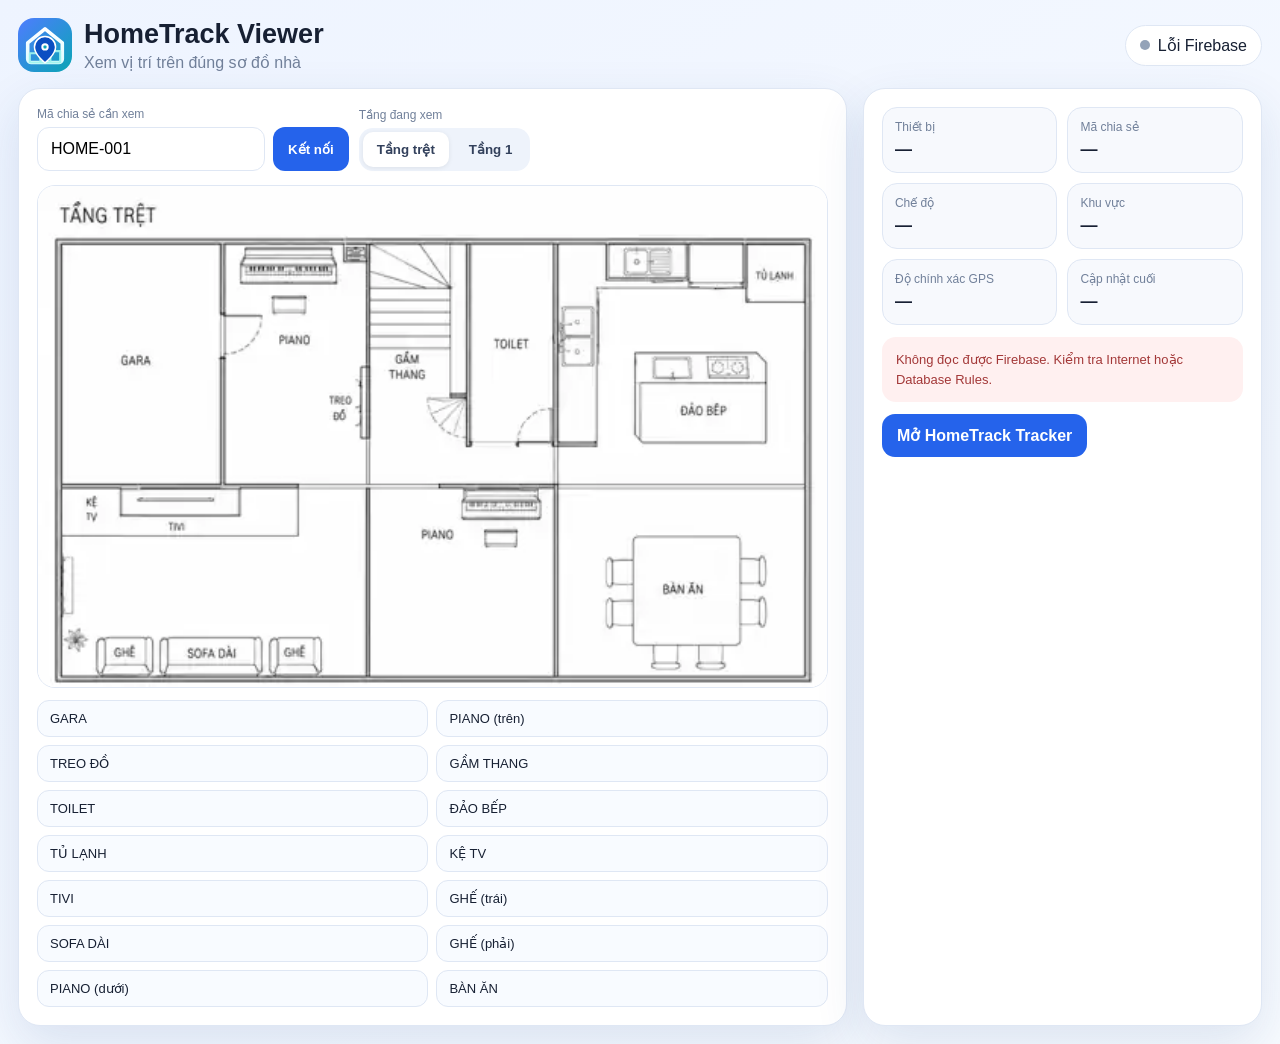
<file: hometrack-viewer-final/index.html>
<!doctype html><html lang="vi"><head><meta charset="utf-8"><meta name="viewport" content="width=device-width,initial-scale=1,viewport-fit=cover"><meta name="theme-color" content="#2563eb"><meta name="apple-mobile-web-app-capable" content="yes"><meta name="apple-mobile-web-app-title" content="HT Viewer"><link rel="manifest" href="manifest.webmanifest"><link rel="icon" href="../hometrack/icon.svg"><link rel="apple-touch-icon" href="../hometrack/icon.svg"><title>HomeTrack Viewer</title><style>:root{--bg:#eef4ff;--card:#fff;--text:#172033;--muted:#71809a;--line:#dfe7f4;--blue:#2563eb;--green:#13a66a;--orange:#f59e0b;--shadow:0 18px 50px rgba(27,67,130,.12)}*{box-sizing:border-box}body{margin:0;font-family:Inter,-apple-system,BlinkMacSystemFont,"Segoe UI",sans-serif;background:linear-gradient(145deg,#eef4ff,#f8fbff);color:var(--text)}.shell{width:min(1320px,100%);margin:auto;padding:18px}.top{display:flex;justify-content:space-between;align-items:center;gap:16px;margin-bottom:16px;flex-wrap:wrap}.brand{display:flex;align-items:center;gap:12px}.brand img{width:54px;height:54px;border-radius:16px}.brand h1{margin:0;font-size:27px}.sub{color:var(--muted);margin-top:3px}.status{display:flex;align-items:center;gap:8px;background:#fff;border:1px solid var(--line);padding:10px 14px;border-radius:999px}.dot{width:10px;height:10px;border-radius:50%;background:#94a3b8}.dot.on{background:var(--green);box-shadow:0 0 0 5px rgba(19,166,106,.12)}.dot.warn{background:var(--orange)}.grid{display:grid;grid-template-columns:1.35fr .65fr;gap:16px}.card{background:#fff;border:1px solid var(--line);border-radius:22px;box-shadow:var(--shadow);padding:18px}.toolbar{display:flex;gap:10px;align-items:end;flex-wrap:wrap;margin-bottom:14px}.field{display:grid;gap:6px}.field label{font-size:12px;color:var(--muted)}.row{display:flex;gap:8px}.field input{padding:12px 13px;border:1px solid var(--line);border-radius:12px;font:inherit}.btn{border:0;border-radius:12px;padding:12px 15px;background:var(--blue);color:#fff;font-weight:800}.seg{display:flex;gap:6px;background:#eef3fb;padding:4px;border-radius:14px}.seg button{border:0;border-radius:10px;padding:10px 14px;background:transparent;color:#33415c;font-weight:700}.seg button.active{background:#fff;box-shadow:0 1px 5px rgba(0,0,0,.08)}.map{position:relative;border:1px solid var(--line);border-radius:18px;overflow:hidden;background:#fafcff}.map img{display:block;width:100%;height:auto}.marker{position:absolute;transform:translate(-50%,-100%);display:none;z-index:5}.marker.show{display:block}.pin{width:34px;height:34px;border-radius:50% 50% 50% 0;background:var(--blue);transform:rotate(-45deg);display:grid;place-items:center;box-shadow:0 10px 24px rgba(37,99,235,.28)}.pin:after{content:"";width:12px;height:12px;background:#fff;border-radius:50%}.label{margin-top:6px;background:#fff;padding:6px 9px;border-radius:10px;border:1px solid var(--line);font-size:12px;white-space:nowrap;transform:translateX(-18%)}.zones{display:grid;grid-template-columns:repeat(2,minmax(0,1fr));gap:8px;margin-top:12px}.zone-chip{padding:10px 12px;border:1px solid var(--line);border-radius:12px;background:#f8fbff;font-size:13px}.zone-chip.active{border-color:#93c5fd;background:#eff6ff}.metrics{display:grid;grid-template-columns:1fr 1fr;gap:10px}.metric{background:#f7f9fd;border:1px solid var(--line);border-radius:15px;padding:12px}.metric span{display:block;color:var(--muted);font-size:12px}.metric strong{display:block;margin-top:6px;font-size:17px;word-break:break-word}.notice{margin-top:12px;padding:13px 14px;border-radius:14px;background:#eefbf6;color:#14734f;font-size:13px;line-height:1.5}.notice.warn{background:#fff8e7;color:#805d12}.notice.err{background:#fff0f0;color:#a33838}.link{display:inline-flex;margin-top:12px;text-decoration:none;background:var(--blue);color:#fff;padding:12px 15px;border-radius:13px;font-weight:800}@media(max-width:1000px){.grid{grid-template-columns:1fr}}@media(max-width:560px){.shell{padding:12px}.metrics,.zones{grid-template-columns:1fr 1fr}.brand h1{font-size:22px}}</style></head><body><div class="shell"><header class="top"><div class="brand"><img src="../hometrack/icon.svg"><div><h1>HomeTrack Viewer</h1><div class="sub">Xem vị trí trên đúng sơ đồ nhà</div></div></div><div class="status"><i id="dot" class="dot"></i><span id="statusText">Chưa có dữ liệu</span></div></header><main class="grid"><section class="card"><div class="toolbar"><div class="field"><label>Mã chia sẻ cần xem</label><div class="row"><input id="shareCode" value="HOME-001" maxlength="30"><button class="btn" id="connectBtn">Kết nối</button></div></div><div class="field"><label>Tầng đang xem</label><div class="seg" id="floorSeg"><button data-floor="ground" class="active">Tầng trệt</button><button data-floor="upper">Tầng 1</button></div></div></div><div class="map"><img id="floorImg" alt="Sơ đồ nhà"><div id="marker" class="marker"><div class="pin"></div><div id="markerLabel" class="label">—</div></div></div><div id="zones" class="zones"></div></section><aside class="card"><div class="metrics"><div class="metric"><span>Thiết bị</span><strong id="device">—</strong></div><div class="metric"><span>Mã chia sẻ</span><strong id="code">—</strong></div><div class="metric"><span>Chế độ</span><strong id="mode">—</strong></div><div class="metric"><span>Khu vực</span><strong id="zone">—</strong></div><div class="metric"><span>Độ chính xác GPS</span><strong id="accuracy">—</strong></div><div class="metric"><span>Cập nhật cuối</span><strong id="updated">—</strong></div></div><div id="cloudStatus" class="notice warn">Đang chờ dữ liệu từ Firebase.</div><a class="link" href="../hometrack-tracker-final/">Mở HomeTrack Tracker</a></aside></main></div><script>const DB='https://hometrack-1608-default-rtdb.asia-southeast1.firebasedatabase.app';const IMAGES={ground:'../hometrack/assets/floor_ground.svg',upper:'../hometrack/assets/floor_upper.svg'};const Z={ground:[['GARA','GARA',13,34],['PIANO_TOP','PIANO (trên)',31,24],['TREO_DO','TREO ĐỒ',39,41],['GAM_THANG','GẦM THANG',50,27],['TOILET_G','TOILET',61,26],['DAO_BEP','ĐẢO BẾP',83,33],['TU_LANH','TỦ LẠNH',95,14],['KE_TV','KỆ TV',5,64],['TIVI','TIVI',15,69],['GHE_TRAI','GHẾ (trái)',9,88],['SOFA_DAI','SOFA DÀI',20,88],['GHE_PHAI','GHẾ (phải)',31,88],['PIANO_BOTTOM','PIANO (dưới)',52,71],['BAN_AN','BÀN ĂN',85,77]],upper:[['TOILET_LEFT','TOILET (trái)',10,23],['TU_DO_TOP','TỦ ĐỒ (trên)',31,12],['PHONG_NGU_TRAI','PHÒNG NGỦ TRÁI',22,77],['TU_DO_BOTTOM','TỦ ĐỒ (dưới)',29,62],['TU_SACH','TỦ SÁCH',44,70],['SANH','SẢNH TẦNG 1',58,66],['PHONG_NGU_PHAI','PHÒNG NGỦ PHẢI',81,23],['TOILET_RIGHT','TOILET (phải)',67,79],['BAN_THO','BÀN THỜ',93,78]]};const $=s=>document.querySelector(s),$$=s=>[...document.querySelectorAll(s)];let code=localStorage.getItem('htViewerFinalCode')||'HOME-001',floor='ground',last=null,busy=false;$('#shareCode').value=code;function safe(v){return(v.trim()||'HOME-001').replace(/[^A-Za-z0-9_-]/g,'-').slice(0,30)}function setFloor(f){floor=f;$$('#floorSeg button').forEach(b=>b.classList.toggle('active',b.dataset.floor===f));$('#floorImg').src=IMAGES[f];renderZones();renderMarker()}function currentZone(){if(!last||last.mode!=='indoor')return null;return(Z[last.floor]||[]).find(z=>z[0]===last.zoneKey)||null}function renderZones(){const active=last&&last.floor===floor?last.zoneKey:'';$('#zones').innerHTML=Z[floor].map(z=>`<div class="zone-chip ${active===z[0]?'active':''}">${z[1]}</div>`).join('')}function renderMarker(){const m=$('#marker'),z=currentZone();if(!z||last.floor!==floor){m.classList.remove('show');return}m.style.left=z[2]+'%';m.style.top=z[3]+'%';$('#markerLabel').textContent=(last.device||'Thiết bị')+' · '+z[1];m.classList.add('show')}function show(p){if(!p)return false;last=p;$('#device').textContent=p.device||'Thiết bị';$('#code').textContent=p.code||code;$('#mode').textContent=p.mode==='gps'?'GPS ngoài nhà':'Vị trí trong nhà';$('#zone').textContent=p.mode==='gps'?'GPS ngoài nhà':(p.zone||'—');$('#accuracy').textContent=Number.isFinite(p.accuracy)?Math.round(p.accuracy)+' m':'—';$('#updated').textContent=p.time||new Date(p.timestamp||Date.now()).toLocaleTimeString('vi-VN');const online=p.active!==false&&Date.now()-(p.timestamp||0)<15000;$('#dot').className='dot '+(online?'on':'warn');$('#statusText').textContent=online?'Đang nhận vị trí':'Vị trí đã cũ/đã dừng';if(p.mode==='indoor'){setFloor(p.floor||floor);$('#cloudStatus').className='notice';$('#cloudStatus').textContent='Đã nhận vị trí trong nhà từ Firebase và đặt marker trên sơ đồ.'}else{$('#cloudStatus').className='notice warn';$('#cloudStatus').textContent='Tracker đang gửi GPS ngoài nhà nên không đặt marker trong sơ đồ.';renderMarker()}return true}async function poll(){if(busy)return;busy=true;try{const r=await fetch(`${DB}/trackers/${encodeURIComponent(code)}.json?ts=${Date.now()}`,{cache:'no-store'});if(!r.ok)throw Error();const p=await r.json();if(!show(p)){$('#statusText').textContent='Chưa có dữ liệu';$('#dot').className='dot';$('#cloudStatus').className='notice warn';$('#cloudStatus').textContent='Chưa tìm thấy Tracker mang mã '+code+'.';last=null;renderMarker();renderZones()}}catch{$('#statusText').textContent='Lỗi Firebase';$('#dot').className='dot';$('#cloudStatus').className='notice err';$('#cloudStatus').textContent='Không đọc được Firebase. Kiểm tra Internet hoặc Database Rules.'}finally{busy=false}}$('#connectBtn').onclick=()=>{code=safe($('#shareCode').value);$('#shareCode').value=code;localStorage.setItem('htViewerFinalCode',code);poll()};$('#shareCode').onkeydown=e=>{if(e.key==='Enter')$('#connectBtn').click()};$('#floorSeg').onclick=e=>{if(e.target.dataset.floor)setFloor(e.target.dataset.floor)};setFloor('ground');setInterval(poll,1000);poll();if('serviceWorker'in navigator)addEventListener('load',()=>navigator.serviceWorker.register('sw.js'));</script></body></html>
</file>
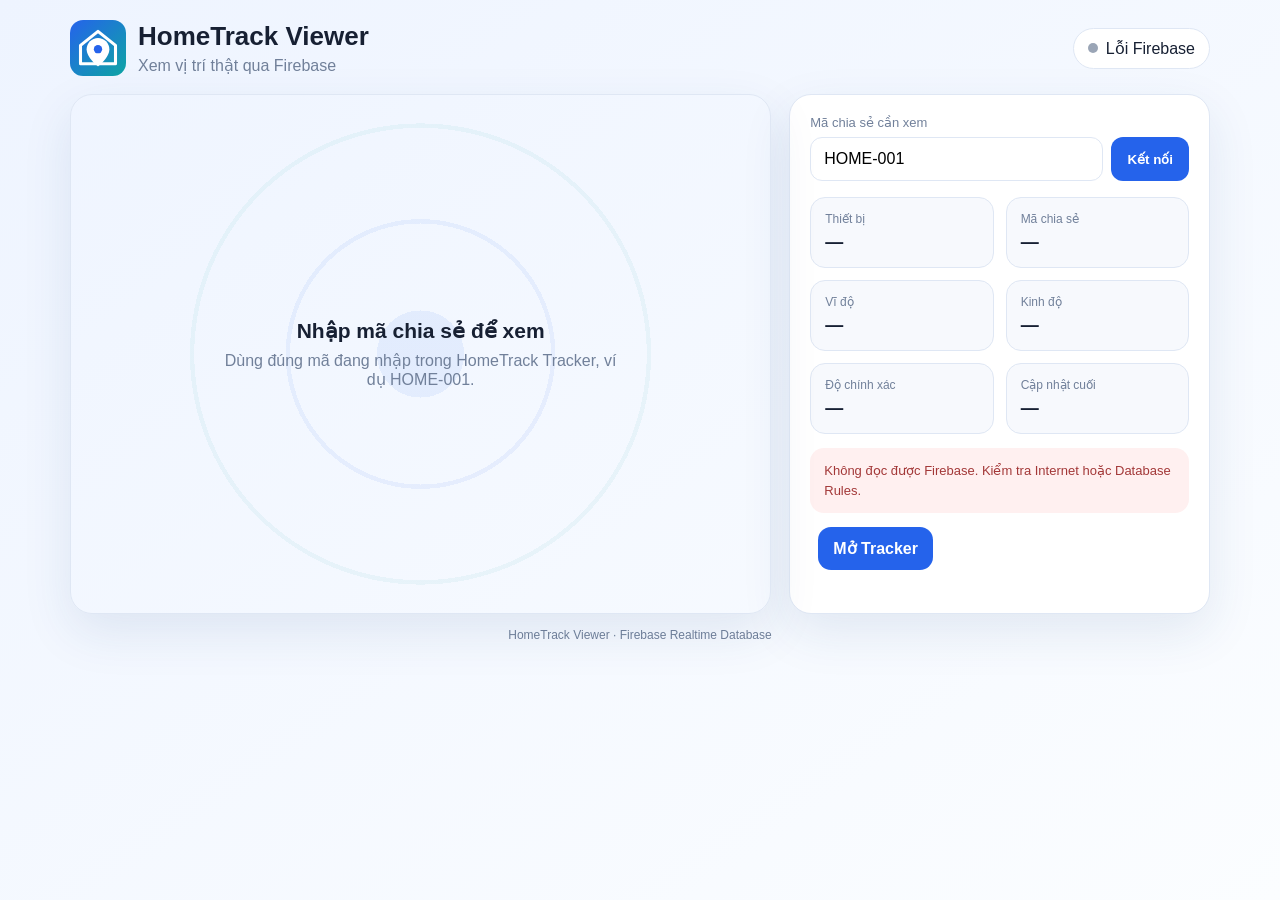
<file: hometrack-viewer/index.html>
<!doctype html><html lang="vi"><head><meta charset="utf-8"><meta name="viewport" content="width=device-width,initial-scale=1,viewport-fit=cover"><meta name="theme-color" content="#2563eb"><meta name="apple-mobile-web-app-capable" content="yes"><meta name="apple-mobile-web-app-title" content="HT Viewer"><link rel="manifest" href="./manifest.webmanifest"><link rel="icon" href="./icon.svg"><link rel="apple-touch-icon" href="./icon.svg"><title>HomeTrack Viewer</title><style>:root{--bg:#eef4ff;--card:#fff;--text:#172033;--muted:#71809a;--line:#dfe7f4;--blue:#2563eb;--green:#13a66a;--orange:#f59e0b;--red:#dc4c4c}*{box-sizing:border-box}body{margin:0;font-family:Inter,-apple-system,BlinkMacSystemFont,"Segoe UI",sans-serif;background:linear-gradient(145deg,#eef4ff,#fbfdff);color:var(--text);min-height:100vh}.shell{width:min(1180px,100%);margin:auto;padding:20px}.top{display:flex;justify-content:space-between;align-items:center;gap:16px;margin-bottom:18px}.brand{display:flex;align-items:center;gap:12px}.logo{width:56px;height:56px}.logo img{width:100%;height:100%}h1{margin:0;font-size:26px}.sub{color:var(--muted);margin-top:4px}.status{display:flex;gap:8px;align-items:center;background:#fff;border:1px solid var(--line);padding:10px 14px;border-radius:999px}.dot{width:10px;height:10px;border-radius:50%;background:#9aa5b6}.dot.on{background:var(--green)}.dot.warn{background:var(--orange)}.grid{display:grid;grid-template-columns:1.25fr .75fr;gap:18px}.card{background:var(--card);border:1px solid var(--line);border-radius:22px;padding:20px;box-shadow:0 18px 50px rgba(27,67,130,.1)}.map{min-height:520px;display:grid;place-items:center;position:relative;background:radial-gradient(circle,rgba(37,99,235,.08) 0 10%,transparent 10% 30%,rgba(37,99,235,.07) 30% 31%,transparent 31% 52%,rgba(14,165,164,.06) 52% 53%,transparent 53%)}.empty{text-align:center;color:var(--muted);max-width:400px}.empty b{display:block;color:var(--text);font-size:21px;margin-bottom:8px}.pin{display:none;width:46px;height:46px;border-radius:50% 50% 50% 0;background:var(--blue);transform:rotate(-45deg);position:absolute;left:50%;top:50%;margin:-23px}.pin:after{content:"";width:16px;height:16px;background:#fff;border-radius:50%;position:absolute;left:15px;top:15px}.field{display:grid;gap:7px;margin-bottom:16px}.field label{font-size:13px;color:var(--muted)}.row{display:flex;gap:8px}.row input{flex:1;min-width:0;padding:12px 13px;border:1px solid var(--line);border-radius:12px;font:inherit}.row button{border:0;border-radius:12px;padding:0 16px;background:var(--blue);color:#fff;font-weight:800}.metrics{display:grid;grid-template-columns:1fr 1fr;gap:12px}.metric{background:#f7f9fd;border:1px solid var(--line);border-radius:15px;padding:14px}.metric span{display:block;font-size:12px;color:var(--muted)}.metric strong{display:block;margin-top:6px;font-size:18px;word-break:break-word}.notice{margin-top:14px;padding:13px 14px;border-radius:14px;background:#eefbf6;color:#14734f;font-size:13px;line-height:1.5}.notice.err{background:#fff0f0;color:#a33838}.link{display:inline-flex;margin-top:14px;text-decoration:none;background:var(--blue);color:#fff;padding:12px 15px;border-radius:13px;font-weight:800}.footer{text-align:center;color:var(--muted);font-size:12px;margin-top:14px}@media(max-width:900px){.grid{grid-template-columns:1fr}.map{min-height:400px}}@media(max-width:560px){.shell{padding:12px}.top{align-items:flex-start;flex-direction:column}.status{align-self:stretch;justify-content:center}.card{padding:15px}.metrics{grid-template-columns:1fr 1fr}h1{font-size:22px}}</style></head><body><div class="shell"><header class="top"><div class="brand"><div class="logo"><img src="./icon.svg" alt="HomeTrack Viewer"></div><div><h1>HomeTrack Viewer</h1><div class="sub">Xem vị trí thật qua Firebase</div></div></div><div class="status"><i id="dot" class="dot"></i><span id="statusText">Chưa kết nối</span></div></header><main class="grid"><section class="card map"><div id="empty" class="empty"><b>Nhập mã chia sẻ để xem</b>Dùng đúng mã đang nhập trong HomeTrack Tracker, ví dụ HOME-001.</div><div id="pin" class="pin"></div></section><aside class="card"><div class="field"><label for="shareCode">Mã chia sẻ cần xem</label><div class="row"><input id="shareCode" value="HOME-001" maxlength="30"><button id="watchBtn">Kết nối</button></div></div><div class="metrics"><div class="metric"><span>Thiết bị</span><strong id="device">—</strong></div><div class="metric"><span>Mã chia sẻ</span><strong id="code">—</strong></div><div class="metric"><span>Vĩ độ</span><strong id="lat">—</strong></div><div class="metric"><span>Kinh độ</span><strong id="lng">—</strong></div><div class="metric"><span>Độ chính xác</span><strong id="accuracy">—</strong></div><div class="metric"><span>Cập nhật cuối</span><strong id="updated">—</strong></div></div><div id="cloudStatus" class="notice">Chưa kết nối mã nào.</div><a id="mapLink" class="link" href="#" target="_blank" rel="noopener" style="display:none">Mở trên bản đồ</a><a class="link" href="../hometrack-tracker/" style="margin-left:8px">Mở Tracker</a></aside></main><div class="footer">HomeTrack Viewer · Firebase Realtime Database</div></div><script>const DB='https://hometrack-1608-default-rtdb.asia-southeast1.firebasedatabase.app';const $=s=>document.querySelector(s);let currentCode='',timer=null;const clean=v=>(v.trim()||'HOME-001').replace(/[^A-Za-z0-9_-]/g,'-').slice(0,30);function reset(){['device','code','lat','lng','accuracy','updated'].forEach(id=>$('#'+id).textContent='—');$('#pin').style.display='none';$('#mapLink').style.display='none'}function show(p){if(!p||!Number.isFinite(p.lat)||!Number.isFinite(p.lng))return false;$('#empty').style.display='none';$('#pin').style.display='block';$('#device').textContent=p.device||'Thiết bị';$('#code').textContent=p.code||currentCode;$('#lat').textContent=p.lat.toFixed(6);$('#lng').textContent=p.lng.toFixed(6);$('#accuracy').textContent=Number.isFinite(p.accuracy)?Math.round(p.accuracy)+' m':'—';$('#updated').textContent=p.time||new Date(p.timestamp||Date.now()).toLocaleTimeString('vi-VN');const age=Date.now()-(p.timestamp||0),online=p.active!==false&&age<15000;$('#dot').className='dot '+(online?'on':'warn');$('#statusText').textContent=online?'Đang nhận vị trí':'Vị trí đã cũ/đã dừng';$('#cloudStatus').className='notice';$('#cloudStatus').textContent=online?'Đang đồng bộ gần thời gian thực.':'Đã nhận vị trí cuối cùng nhưng Tracker chưa cập nhật.';$('#mapLink').href=`https://www.openstreetmap.org/?mlat=${p.lat}&mlon=${p.lng}#map=18/${p.lat}/${p.lng}`;$('#mapLink').style.display='inline-flex';return true}async function poll(){if(!currentCode)return;try{const r=await fetch(`${DB}/trackers/${encodeURIComponent(currentCode)}.json?ts=${Date.now()}`,{cache:'no-store'});if(!r.ok)throw new Error();const p=await r.json();if(!show(p)){reset();$('#empty').style.display='block';$('#empty').innerHTML=`<b>Chưa có dữ liệu</b>Không tìm thấy Tracker mang mã ${currentCode}.`;$('#dot').className='dot';$('#statusText').textContent='Chưa có dữ liệu';$('#cloudStatus').className='notice';$('#cloudStatus').textContent='Hãy mở Tracker, nhập cùng mã và bấm Bắt đầu định vị.'}}catch{$('#dot').className='dot';$('#statusText').textContent='Lỗi Firebase';$('#cloudStatus').className='notice err';$('#cloudStatus').textContent='Không đọc được Firebase. Kiểm tra Internet hoặc Database Rules.'}}function connect(){currentCode=clean($('#shareCode').value);$('#shareCode').value=currentCode;localStorage.setItem('viewerShareCode2',currentCode);reset();$('#statusText').textContent='Đang kết nối';clearInterval(timer);poll();timer=setInterval(poll,1000)}$('#watchBtn').onclick=connect;$('#shareCode').addEventListener('keydown',e=>{if(e.key==='Enter')connect()});$('#shareCode').value=localStorage.getItem('viewerShareCode2')||'HOME-001';connect();if('serviceWorker'in navigator)addEventListener('load',()=>navigator.serviceWorker.register('./sw.js'));</script></body></html>
</file>
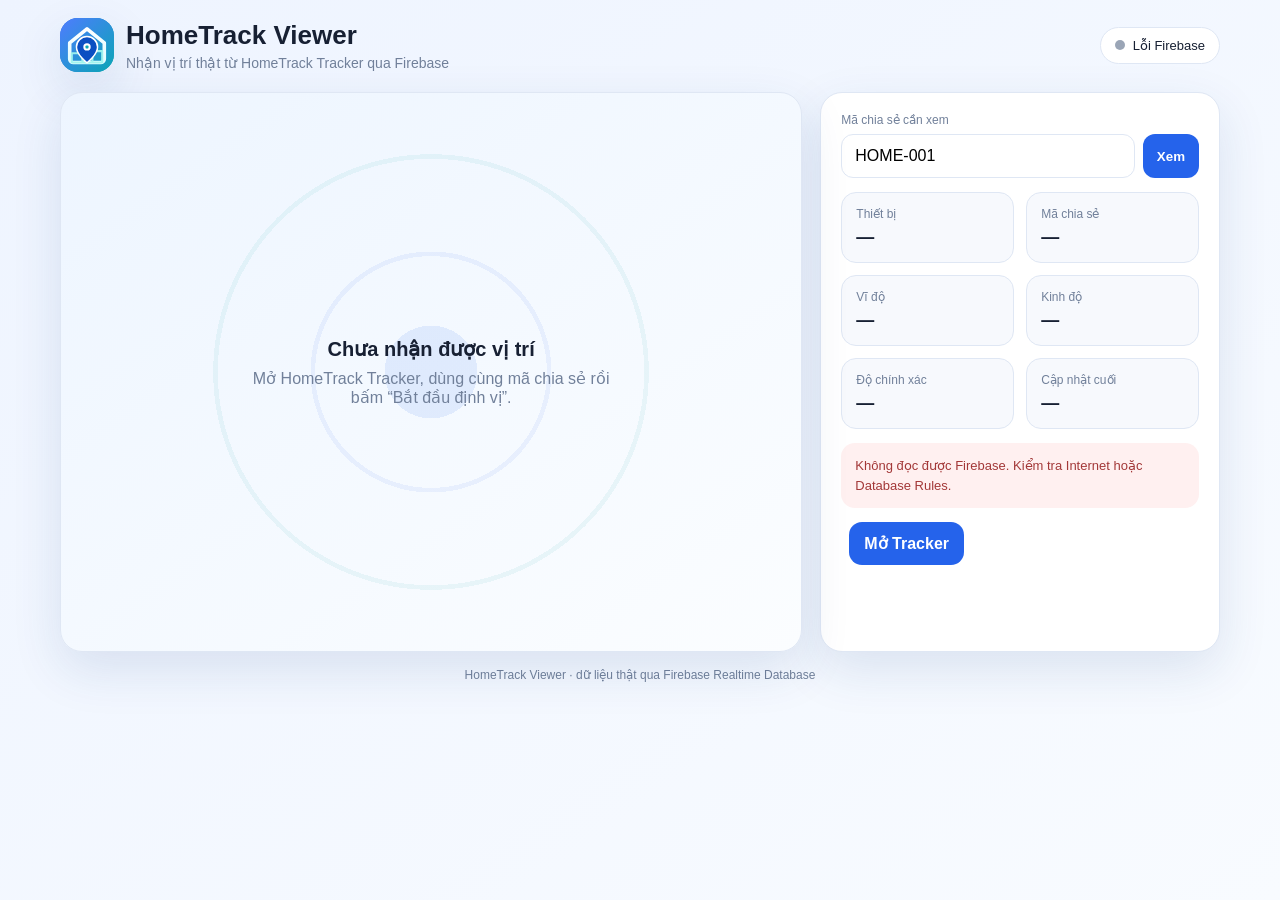
<file: hometrack/index.html>
<!doctype html><html lang="vi"><head><meta charset="utf-8"><meta name="viewport" content="width=device-width,initial-scale=1,viewport-fit=cover"><meta name="theme-color" content="#2563eb"><meta name="apple-mobile-web-app-capable" content="yes"><meta name="apple-mobile-web-app-title" content="HT Viewer"><link rel="manifest" href="./manifest.webmanifest"><link rel="icon" href="./icon.svg"><link rel="apple-touch-icon" href="./icon.svg"><title>HomeTrack Viewer</title><style>:root{--bg:#eef4ff;--card:#fff;--text:#172033;--muted:#71809a;--line:#dfe7f4;--blue:#2563eb;--teal:#0ea5a4;--green:#13a66a;--red:#dc4c4c;--shadow:0 18px 50px rgba(27,67,130,.12)}*{box-sizing:border-box}body{margin:0;font-family:Inter,-apple-system,BlinkMacSystemFont,"Segoe UI",sans-serif;background:linear-gradient(145deg,#eef4ff,#f8fbff);color:var(--text);min-height:100vh}.shell{width:min(1200px,100%);margin:auto;padding:max(18px,env(safe-area-inset-top)) 20px max(30px,env(safe-area-inset-bottom))}.top{display:flex;align-items:center;justify-content:space-between;gap:18px;margin-bottom:20px}.brand{display:flex;align-items:center;gap:12px}.logo{width:54px;height:54px;border-radius:18px;display:grid;place-items:center;background:linear-gradient(135deg,#2563eb,#0ea5a4);box-shadow:var(--shadow)}.logo img{width:100%;height:100%;border-radius:18px}h1{margin:0;font-size:26px}.sub{color:var(--muted);font-size:14px;margin-top:4px}.status{display:flex;align-items:center;gap:8px;padding:10px 14px;border:1px solid var(--line);background:#fff;border-radius:999px;font-size:13px}.dot{width:10px;height:10px;border-radius:50%;background:#9aa5b6}.dot.on{background:var(--green);box-shadow:0 0 0 5px rgba(19,166,106,.12)}.dot.warn{background:#f59e0b}.grid{display:grid;grid-template-columns:1.3fr .7fr;gap:18px}.card{background:var(--card);border:1px solid var(--line);border-radius:22px;padding:20px;box-shadow:var(--shadow)}.map{min-height:560px;display:grid;place-items:center;position:relative;overflow:hidden;background:radial-gradient(circle at center,rgba(37,99,235,.1) 0 10%,transparent 10% 25%,rgba(37,99,235,.07) 25% 26%,transparent 26% 46%,rgba(14,165,164,.07) 46% 47%,transparent 47%),linear-gradient(145deg,#edf5ff,#fbfdff)}.pin{width:42px;height:42px;border-radius:50% 50% 50% 0;background:var(--blue);transform:rotate(-45deg);display:grid;place-items:center;box-shadow:0 14px 30px rgba(37,99,235,.25)}.pin:after{content:"";width:16px;height:16px;border-radius:50%;background:#fff}.pin-wrap{display:none;position:absolute;left:50%;top:50%;transform:translate(-50%,-50%)}.pin-wrap.show{display:block}.empty{text-align:center;color:var(--muted);max-width:420px;padding:24px}.empty b{display:block;color:var(--text);font-size:20px;margin-bottom:8px}.metrics{display:grid;grid-template-columns:1fr 1fr;gap:12px}.metric{background:#f7f9fd;border:1px solid var(--line);border-radius:15px;padding:14px}.metric span{display:block;color:var(--muted);font-size:12px}.metric strong{display:block;margin-top:6px;font-size:18px;word-break:break-word}.field{display:grid;gap:7px;margin-bottom:14px}.field label{font-size:12px;color:var(--muted)}.field-row{display:flex;gap:8px}.field input{min-width:0;flex:1;padding:12px 13px;border:1px solid var(--line);border-radius:12px;font:inherit}.field button{border:0;border-radius:12px;padding:0 14px;background:var(--blue);color:white;font-weight:800}.notice{margin-top:14px;padding:13px 14px;background:#eefbf6;color:#14734f;border-radius:14px;font-size:13px;line-height:1.5}.notice.err{background:#fff0f0;color:#a33838}.link{display:inline-flex;margin-top:14px;text-decoration:none;background:var(--blue);color:#fff;padding:12px 15px;border-radius:13px;font-weight:800}.footer{margin-top:16px;color:var(--muted);font-size:12px;text-align:center}@media(max-width:900px){.grid{grid-template-columns:1fr}.map{min-height:430px}}@media(max-width:560px){.shell{padding-left:12px;padding-right:12px}.top{align-items:flex-start;flex-direction:column}.status{align-self:stretch;justify-content:center}.card{padding:15px;border-radius:18px}.metrics{grid-template-columns:1fr 1fr}.map{min-height:360px}h1{font-size:22px}}</style></head><body><div class="shell"><header class="top"><div class="brand"><div class="logo"><img src="./icon.svg" alt="HomeTrack Viewer"></div><div><h1>HomeTrack Viewer</h1><div class="sub">Nhận vị trí thật từ HomeTrack Tracker qua Firebase</div></div></div><div class="status"><i id="dot" class="dot"></i><span id="statusText">Đang kết nối</span></div></header><main class="grid"><section class="card map"><div id="empty" class="empty"><b>Chưa nhận được vị trí</b>Mở HomeTrack Tracker, dùng cùng mã chia sẻ rồi bấm “Bắt đầu định vị”.</div><div id="pinWrap" class="pin-wrap"><div class="pin"></div></div></section><aside class="card"><div class="field"><label for="shareCode">Mã chia sẻ cần xem</label><div class="field-row"><input id="shareCode" value="HOME-001" maxlength="30"><button id="watchBtn">Xem</button></div></div><div class="metrics"><div class="metric"><span>Thiết bị</span><strong id="device">—</strong></div><div class="metric"><span>Mã chia sẻ</span><strong id="code">—</strong></div><div class="metric"><span>Vĩ độ</span><strong id="lat">—</strong></div><div class="metric"><span>Kinh độ</span><strong id="lng">—</strong></div><div class="metric"><span>Độ chính xác</span><strong id="accuracy">—</strong></div><div class="metric"><span>Cập nhật cuối</span><strong id="updated">—</strong></div></div><div id="cloudStatus" class="notice">Đang chờ dữ liệu từ Firebase.</div><a id="mapLink" class="link" href="#" target="_blank" rel="noopener" style="display:none">Mở trên bản đồ</a><a class="link" href="../hometrack-tracker/" style="margin-left:8px">Mở Tracker</a></aside></main><div class="footer">HomeTrack Viewer · dữ liệu thật qua Firebase Realtime Database</div></div><script>const DB='https://hometrack-1608-default-rtdb.asia-southeast1.firebasedatabase.app';const $=s=>document.querySelector(s);let currentCode=localStorage.getItem('viewerShareCode')||'HOME-001',lastSeen=0,polling=false;$('#shareCode').value=currentCode;const safeCode=v=>(v.trim()||'HOME-001').replace(/[^A-Za-z0-9_-]/g,'-').slice(0,30);function show(p){if(!p||!Number.isFinite(p.lat)||!Number.isFinite(p.lng))return false;lastSeen=Date.now();$('#empty').style.display='none';$('#pinWrap').classList.add('show');$('#device').textContent=p.device||'Thiết bị';$('#code').textContent=p.code||currentCode;$('#lat').textContent=p.lat.toFixed(6);$('#lng').textContent=p.lng.toFixed(6);$('#accuracy').textContent=Number.isFinite(p.accuracy)?Math.round(p.accuracy)+' m':'—';$('#updated').textContent=p.time||new Date(p.timestamp||Date.now()).toLocaleTimeString('vi-VN');const age=Date.now()-(p.timestamp||0);const online=p.active!==false&&age<15000;$('#dot').className='dot '+(online?'on':'warn');$('#statusText').textContent=online?'Đang nhận vị trí':'Vị trí đã cũ/đã dừng';$('#cloudStatus').className='notice';$('#cloudStatus').textContent=online?'Firebase đang đồng bộ gần thời gian thực.':'Đã nhận vị trí cuối cùng nhưng Tracker hiện không cập nhật.';$('#mapLink').href=`https://www.openstreetmap.org/?mlat=${p.lat}&mlon=${p.lng}#map=18/${p.lat}/${p.lng}`;$('#mapLink').style.display='inline-flex';return true}async function poll(){if(polling)return;polling=true;try{const r=await fetch(`${DB}/trackers/${encodeURIComponent(currentCode)}.json?ts=${Date.now()}`,{cache:'no-store'});if(!r.ok)throw new Error('HTTP '+r.status);const p=await r.json();if(!show(p)){if(!lastSeen){$('#empty').style.display='block';$('#pinWrap').classList.remove('show');$('#dot').className='dot';$('#statusText').textContent='Chưa có dữ liệu';$('#cloudStatus').className='notice';$('#cloudStatus').textContent='Chưa tìm thấy Tracker mang mã '+currentCode+'.'}}}catch(e){$('#dot').className='dot';$('#statusText').textContent='Lỗi Firebase';$('#cloudStatus').className='notice err';$('#cloudStatus').textContent='Không đọc được Firebase. Kiểm tra Internet hoặc Database Rules.'}finally{polling=false}}function setCode(){currentCode=safeCode($('#shareCode').value);$('#shareCode').value=currentCode;localStorage.setItem('viewerShareCode',currentCode);lastSeen=0;$('#device').textContent=$('#code').textContent=$('#lat').textContent=$('#lng').textContent=$('#accuracy').textContent=$('#updated').textContent='—';$('#mapLink').style.display='none';poll()}$('#watchBtn').onclick=setCode;$('#shareCode').addEventListener('keydown',e=>{if(e.key==='Enter')setCode()});setInterval(poll,1000);poll();if('serviceWorker'in navigator)addEventListener('load',()=>navigator.serviceWorker.register('./sw.js'));</script></body></html>
</file>
<file: app.css>
/*! tailwindcss v4.2.1 | MIT License | https://tailwindcss.com */
@layer properties{@supports (((-webkit-hyphens:none)) and (not (margin-trim:inline))) or ((-moz-orient:inline) and (not (color:rgb(from red r g b)))){*,:before,:after,::backdrop{--tw-rotate-x:initial;--tw-rotate-y:initial;--tw-rotate-z:initial;--tw-skew-x:initial;--tw-skew-y:initial;--tw-blur:initial;--tw-brightness:initial;--tw-contrast:initial;--tw-grayscale:initial;--tw-hue-rotate:initial;--tw-invert:initial;--tw-opacity:initial;--tw-saturate:initial;--tw-sepia:initial;--tw-drop-shadow:initial;--tw-drop-shadow-color:initial;--tw-drop-shadow-alpha:100%;--tw-drop-shadow-size:initial}}}@layer theme{:root,:host{--font-sans:ui-sans-serif, system-ui, sans-serif, "Apple Color Emoji", "Segoe UI Emoji", "Segoe UI Symbol", "Noto Color Emoji";--font-mono:ui-monospace, SFMono-Regular, Menlo, Monaco, Consolas, "Liberation Mono", "Courier New", monospace;--spacing:.25rem;--default-font-family:var(--font-sans);--default-mono-font-family:var(--font-mono)}}@layer base{*,:after,:before,::backdrop{box-sizing:border-box;border:0 solid;margin:0;padding:0}::file-selector-button{box-sizing:border-box;border:0 solid;margin:0;padding:0}html,:host{-webkit-text-size-adjust:100%;tab-size:4;line-height:1.5;font-family:var(--default-font-family,ui-sans-serif, system-ui, sans-serif, "Apple Color Emoji", "Segoe UI Emoji", "Segoe UI Symbol", "Noto Color Emoji");font-feature-settings:var(--default-font-feature-settings,normal);font-variation-settings:var(--default-font-variation-settings,normal);-webkit-tap-highlight-color:transparent}hr{height:0;color:inherit;border-top-width:1px}abbr:where([title]){-webkit-text-decoration:underline dotted;text-decoration:underline dotted}h1,h2,h3,h4,h5,h6{font-size:inherit;font-weight:inherit}a{color:inherit;-webkit-text-decoration:inherit;-webkit-text-decoration:inherit;-webkit-text-decoration:inherit;-webkit-text-decoration:inherit;text-decoration:inherit}b,strong{font-weight:bolder}code,kbd,samp,pre{font-family:var(--default-mono-font-family,ui-monospace, SFMono-Regular, Menlo, Monaco, Consolas, "Liberation Mono", "Courier New", monospace);font-feature-settings:var(--default-mono-font-feature-settings,normal);font-variation-settings:var(--default-mono-font-variation-settings,normal);font-size:1em}small{font-size:80%}sub,sup{vertical-align:baseline;font-size:75%;line-height:0;position:relative}sub{bottom:-.25em}sup{top:-.5em}table{text-indent:0;border-color:inherit;border-collapse:collapse}:-moz-focusring{outline:auto}progress{vertical-align:baseline}summary{display:list-item}ol,ul,menu{list-style:none}img,svg,video,canvas,audio,iframe,embed,object{vertical-align:middle;display:block}img,video{max-width:100%;height:auto}button,input,select,optgroup,textarea{font:inherit;font-feature-settings:inherit;font-variation-settings:inherit;letter-spacing:inherit;color:inherit;opacity:1;background-color:#0000;border-radius:0}::file-selector-button{font:inherit;font-feature-settings:inherit;font-variation-settings:inherit;letter-spacing:inherit;color:inherit;opacity:1;background-color:#0000;border-radius:0}:where(select:is([multiple],[size])) optgroup{font-weight:bolder}:where(select:is([multiple],[size])) optgroup option{padding-inline-start:20px}::file-selector-button{margin-inline-end:4px}::placeholder{opacity:1}@supports (not ((-webkit-appearance:-apple-pay-button))) or (contain-intrinsic-size:1px){::placeholder{color:currentColor}@supports (color:color-mix(in lab, red, red)){::placeholder{color:color-mix(in oklab, currentcolor 50%, transparent)}}}textarea{resize:vertical}::-webkit-search-decoration{-webkit-appearance:none}::-webkit-date-and-time-value{min-height:1lh;text-align:inherit}::-webkit-datetime-edit{display:inline-flex}::-webkit-datetime-edit-fields-wrapper{padding:0}::-webkit-datetime-edit{padding-block:0}::-webkit-datetime-edit-year-field{padding-block:0}::-webkit-datetime-edit-month-field{padding-block:0}::-webkit-datetime-edit-day-field{padding-block:0}::-webkit-datetime-edit-hour-field{padding-block:0}::-webkit-datetime-edit-minute-field{padding-block:0}::-webkit-datetime-edit-second-field{padding-block:0}::-webkit-datetime-edit-millisecond-field{padding-block:0}::-webkit-datetime-edit-meridiem-field{padding-block:0}::-webkit-calendar-picker-indicator{line-height:1}:-moz-ui-invalid{box-shadow:none}button,input:where([type=button],[type=reset],[type=submit]){appearance:button}::file-selector-button{appearance:button}::-webkit-inner-spin-button{height:auto}::-webkit-outer-spin-button{height:auto}[hidden]:where(:not([hidden=until-found])){display:none!important}}@layer components;@layer utilities{.collapse{visibility:collapse}.visible{visibility:visible}.absolute{position:absolute}.relative{position:relative}.static{position:static}.start{inset-inline-start:var(--spacing)}.end{inset-inline-end:var(--spacing)}.isolate{isolation:isolate}.container{width:100%}@media (width>=40rem){.container{max-width:40rem}}@media (width>=48rem){.container{max-width:48rem}}@media (width>=64rem){.container{max-width:64rem}}@media (width>=80rem){.container{max-width:80rem}}@media (width>=96rem){.container{max-width:96rem}}.contents{display:contents}.flex{display:flex}.hidden{display:none}.inline{display:inline}.table{display:table}.transform{transform:var(--tw-rotate-x,) var(--tw-rotate-y,) var(--tw-rotate-z,) var(--tw-skew-x,) var(--tw-skew-y,)}.resize{resize:both}.italic{font-style:italic}.blur{--tw-blur:blur(8px);filter:var(--tw-blur,) var(--tw-brightness,) var(--tw-contrast,) var(--tw-grayscale,) var(--tw-hue-rotate,) var(--tw-invert,) var(--tw-saturate,) var(--tw-sepia,) var(--tw-drop-shadow,)}}*{box-sizing:border-box}html{scroll-behavior:smooth}body{margin:0;font-family:Arial,Helvetica,sans-serif}button,input{font:inherit}.site{--bg:#f2f0e9;--panel:#fff;--ink:#111;--muted:#696963;--line:#cbc9bf;--acid:#c8ff00;--coral:#ff5c44;background:var(--bg);min-height:100vh;color:var(--ink);transition:all .25s}.site.dark{--bg:#111210;--panel:#1b1d19;--ink:#f5f3e8;--muted:#aaa99f;--line:#3b3d36}.topbar{border-bottom:1px solid var(--line);background:var(--bg);justify-content:space-between;align-items:center;height:78px;padding:0 clamp(20px,5vw,78px);display:flex;position:sticky;top:0}@supports (color:color-mix(in lab, red, red)){.topbar{background:color-mix(in srgb,var(--bg) 92%,transparent)}}.topbar{-webkit-backdrop-filter:blur(14px);backdrop-filter:blur(14px);z-index:20}.brand{color:var(--ink);align-items:center;gap:10px;font-size:20px;font-weight:900;text-decoration:none;display:flex}.brand>span:last-child span{color:var(--coral)}.brand-mark{background:var(--acid);color:#111;place-items:center;width:36px;height:36px;font-weight:950;display:grid;transform:skew(-8deg)}.topbar nav{gap:35px;display:flex}.topbar nav a{color:var(--ink);text-transform:uppercase;font-size:12px;font-weight:800;text-decoration:none}.theme-toggle{background:var(--panel);border:1px solid var(--line);cursor:pointer;padding:3px;display:flex}.theme-toggle span{padding:7px 9px;font-size:11px;font-weight:800}.theme-toggle .active{background:var(--ink);color:var(--bg)}.hero{grid-template-columns:1.05fr .95fr;gap:5vw;min-height:680px;padding:50px clamp(20px,5vw,78px) 55px;display:grid;overflow:hidden}.hero-copy{align-self:center}.kicker,.section-head p,.chart-band>div p{letter-spacing:2px;color:var(--coral);font-size:11px;font-weight:900}h1{letter-spacing:0;max-width:850px;margin:25px 0;font-size:clamp(58px,7.4vw,112px);font-weight:950;line-height:.82}h1 span{-webkit-text-stroke:2px var(--ink);color:#0000}.hero-text{color:var(--muted);max-width:570px;font-size:17px;line-height:1.6}.search-wrap{max-width:610px;margin-top:34px}.search-wrap label{margin-bottom:8px;font-size:11px;font-weight:900;display:block}.search-box{background:var(--panel);border:1px solid var(--line);height:62px;box-shadow:7px 7px 0 var(--ink);align-items:center;padding-left:18px;display:flex}.dark .search-box{box-shadow:7px 7px 0 var(--acid)}.search-box>span{font-size:24px}.search-box input{min-width:0;color:var(--ink);background:0 0;border:0;outline:0;flex:1;padding:0 14px}.search-box a{background:var(--acid);color:#111;place-items:center;height:100%;padding:0 25px;font-size:12px;font-weight:900;text-decoration:none;display:grid}.trust-row{color:var(--muted);flex-wrap:wrap;gap:18px;margin-top:25px;font-size:11px;font-weight:800;display:flex}.hero-art{background:var(--coral);min-height:560px;box-shadow:18px 18px 0 var(--acid);position:relative;overflow:hidden;transform:rotate(1deg)}.poster-lines{background:repeating-linear-gradient(110deg,#0000 0 35px,#00000014 36px 38px);position:absolute;inset:0}.poster-number{color:#0000001f;font-size:260px;font-weight:950;line-height:1;position:absolute;top:-30px;right:-20px}.poster-word{color:#111;font-size:clamp(75px,8vw,140px);font-weight:950;line-height:.72;position:absolute;top:12%;left:9%;transform:rotate(-7deg)}.featured-card{color:#fff;background:#111;flex-direction:column;gap:7px;width:min(330px,85%);padding:28px;display:flex;position:absolute;bottom:0;right:0}.featured-card>span{color:var(--acid);font-size:10px;font-weight:900}.featured-card strong{font-size:27px}.featured-card small{color:#aaa}.featured-card button{background:var(--acid);cursor:pointer;border:0;margin-top:13px;padding:15px;font-weight:900}.ticker{background:var(--acid);color:#111;white-space:nowrap;justify-content:center;gap:4vw;padding:15px;font-size:12px;font-weight:950;display:flex;overflow:hidden}.catalog{padding:95px clamp(20px,5vw,78px)}.section-head{justify-content:space-between;align-items:end;display:flex}.section-head h2,.chart-band h2{margin:8px 0;font-size:clamp(43px,5vw,74px);font-weight:950;line-height:.9}.section-head>span{font-size:11px;font-weight:900}.genre-list{gap:8px;padding:25px 0;display:flex;overflow:auto}.genre-list button{border:1px solid var(--line);color:var(--ink);white-space:nowrap;cursor:pointer;background:0 0;padding:10px 15px;font-size:11px;font-weight:800}.genre-list button.active{background:var(--ink);color:var(--bg)}.game-grid{grid-template-columns:repeat(3,1fr);gap:25px;display:grid}.game-card{background:var(--panel);border:1px solid var(--line);cursor:pointer;transition:all .2s}.game-card:hover{box-shadow:8px 8px 0 var(--ink);transform:translateY(-6px)}.dark .game-card:hover{box-shadow:8px 8px 0 var(--acid)}.game-cover{aspect-ratio:4/3;color:#111;background:#ddd;padding:22px;position:relative;overflow:hidden}.game-cover:after{content:"";background:#ffffff8c;width:130%;height:24px;position:absolute;top:50%;left:-15%;transform:rotate(-18deg)}.game-cover.lime{background:#c8ff00}.game-cover.coral{background:#ff5c44}.game-cover.violet{background:#aa7cff}.game-cover.blue{background:#52a8ff}.game-cover.yellow{background:#ffd536}.game-cover.pink{background:#ff77b7}.game-index{font-size:12px;font-weight:900}.cover-title{z-index:2;flex-direction:column;font-size:clamp(31px,4vw,60px);line-height:.72;display:flex;position:absolute;bottom:25px;left:22px}.game-cover em{color:#fff;background:#111;padding:7px 9px;font-size:9px;font-style:normal;font-weight:900;position:absolute;top:12px;right:12px}.game-info{grid-template-columns:1fr auto;gap:11px;padding:18px;display:grid}.game-info p{color:var(--coral);text-transform:uppercase;margin:0;font-size:9px;font-weight:900}.game-info h3{margin:4px 0;font-size:19px}.game-info button{background:var(--acid);cursor:pointer;border:0;grid-area:1/2/2;width:42px;height:42px;font-size:23px}.game-info>span{color:var(--muted);font-size:10px}.empty{text-align:center;color:var(--muted);padding:70px}.chart-band{background:var(--ink);color:var(--bg);grid-template-columns:.8fr 1.2fr;gap:8vw;padding:85px clamp(20px,5vw,78px);display:grid}.chart-band ol{margin:0;padding:0;list-style:none}.chart-band li{border-top:1px solid var(--bg);grid-template-columns:65px 1fr auto;align-items:center;display:grid}@supports (color:color-mix(in lab, red, red)){.chart-band li{border-top:1px solid color-mix(in srgb,var(--bg) 25%,transparent)}}.chart-band li{padding:24px 0}.chart-band li>b{color:var(--coral);font-size:26px}.chart-band li span{flex-direction:column;gap:6px;display:flex}.chart-band li strong{font-size:20px}.chart-band li small{opacity:.6}.chart-band li button{background:var(--acid);cursor:pointer;border:0;padding:12px 17px;font-size:10px;font-weight:900}footer{border-top:1px solid var(--line);align-items:center;gap:35px;padding:45px clamp(20px,5vw,78px);display:flex}footer p{color:var(--muted);flex:1}footer small{color:var(--muted)}.modal-backdrop{z-index:50;background:#000000c2;place-items:center;padding:20px;display:grid;position:fixed;inset:0}.modal{background:var(--panel);width:min(850px,100%);max-height:92vh;box-shadow:12px 12px 0 var(--acid);grid-template-columns:.8fr 1.2fr;display:grid;position:relative;overflow:auto}.modal-art{background:var(--coral);color:#111;place-items:center;min-height:500px;display:grid}.modal-art span{font-size:74px;font-weight:950;line-height:.75;transform:rotate(-8deg)}.modal-copy{padding:48px}.modal-copy>p:first-child{color:var(--coral);text-transform:uppercase;font-size:11px;font-weight:900}.modal-copy h2{margin:8px 0 15px;font-size:43px}.modal-copy>p{color:var(--muted);line-height:1.6}.modal-copy h4{margin-top:26px}.modal-copy ul{color:var(--muted);padding-left:18px;line-height:1.8}.meta{gap:8px;display:flex}.meta span{border:1px solid var(--line);padding:6px 9px;font-size:10px}.download-main{background:var(--acid);cursor:pointer;border:0;width:100%;margin:12px 0;padding:17px;font-weight:950}.modal-copy>small{color:var(--muted);line-height:1.5;display:block}.close{background:var(--ink);width:36px;height:36px;color:var(--bg);cursor:pointer;border:0;font-size:25px;position:absolute;top:14px;right:14px}.toast{background:var(--acid);color:#111;z-index:80;box-shadow:5px 5px 0 var(--coral);padding:17px 22px;font-size:12px;font-weight:900;position:fixed;bottom:25px;right:25px}@media (width<=900px){.topbar nav{display:none}.hero{grid-template-columns:1fr}.hero-art{min-height:480px}.game-grid{grid-template-columns:repeat(2,1fr)}.chart-band{grid-template-columns:1fr}footer{flex-direction:column;align-items:flex-start}.modal{grid-template-columns:1fr}.modal-art{min-height:220px}.modal-art span{font-size:55px}}@media (width<=580px){.topbar{height:68px;padding:0 15px}.brand{font-size:16px}.theme-toggle span{padding:6px}.hero{min-height:0;padding:42px 18px}.hero-art{min-height:400px;box-shadow:9px 9px 0 var(--acid)}h1{font-size:52px}.search-box{height:56px;box-shadow:5px 5px 0 var(--ink)}.trust-row{gap:10px}.ticker{justify-content:flex-start}.catalog{padding:70px 18px}.game-grid{grid-template-columns:1fr}.section-head h2{font-size:40px}.section-head>span{display:none}.chart-band{padding:65px 18px}.chart-band li{grid-template-columns:45px 1fr auto}.chart-band li button,.modal-backdrop{padding:10px}.modal-copy{padding:30px 22px}.modal-copy h2{font-size:34px}.game-card:hover{box-shadow:none;transform:none}}@media (prefers-reduced-motion:reduce){*{scroll-behavior:auto!important;transition:none!important}}@media (width<=580px){.site{overflow-x:hidden}.hero{grid-template-columns:minmax(0,1fr)}.hero-copy,.hero-art,.catalog,.game-grid,.game-card{min-width:0}.hero-text,.search-wrap,.search-box{max-width:100%}.search-box{width:100%}.game-grid,.chart-band{grid-template-columns:minmax(0,1fr)}.chart-band li{grid-template-columns:45px minmax(0,1fr) auto}}@property --tw-rotate-x{syntax:"*";inherits:false}@property --tw-rotate-y{syntax:"*";inherits:false}@property --tw-rotate-z{syntax:"*";inherits:false}@property --tw-skew-x{syntax:"*";inherits:false}@property --tw-skew-y{syntax:"*";inherits:false}@property --tw-blur{syntax:"*";inherits:false}@property --tw-brightness{syntax:"*";inherits:false}@property --tw-contrast{syntax:"*";inherits:false}@property --tw-grayscale{syntax:"*";inherits:false}@property --tw-hue-rotate{syntax:"*";inherits:false}@property --tw-invert{syntax:"*";inherits:false}@property --tw-opacity{syntax:"*";inherits:false}@property --tw-saturate{syntax:"*";inherits:false}@property --tw-sepia{syntax:"*";inherits:false}@property --tw-drop-shadow{syntax:"*";inherits:false}@property --tw-drop-shadow-color{syntax:"*";inherits:false}@property --tw-drop-shadow-alpha{syntax:"<percentage>";inherits:false;initial-value:100%}@property --tw-drop-shadow-size{syntax:"*";inherits:false}
</file>
